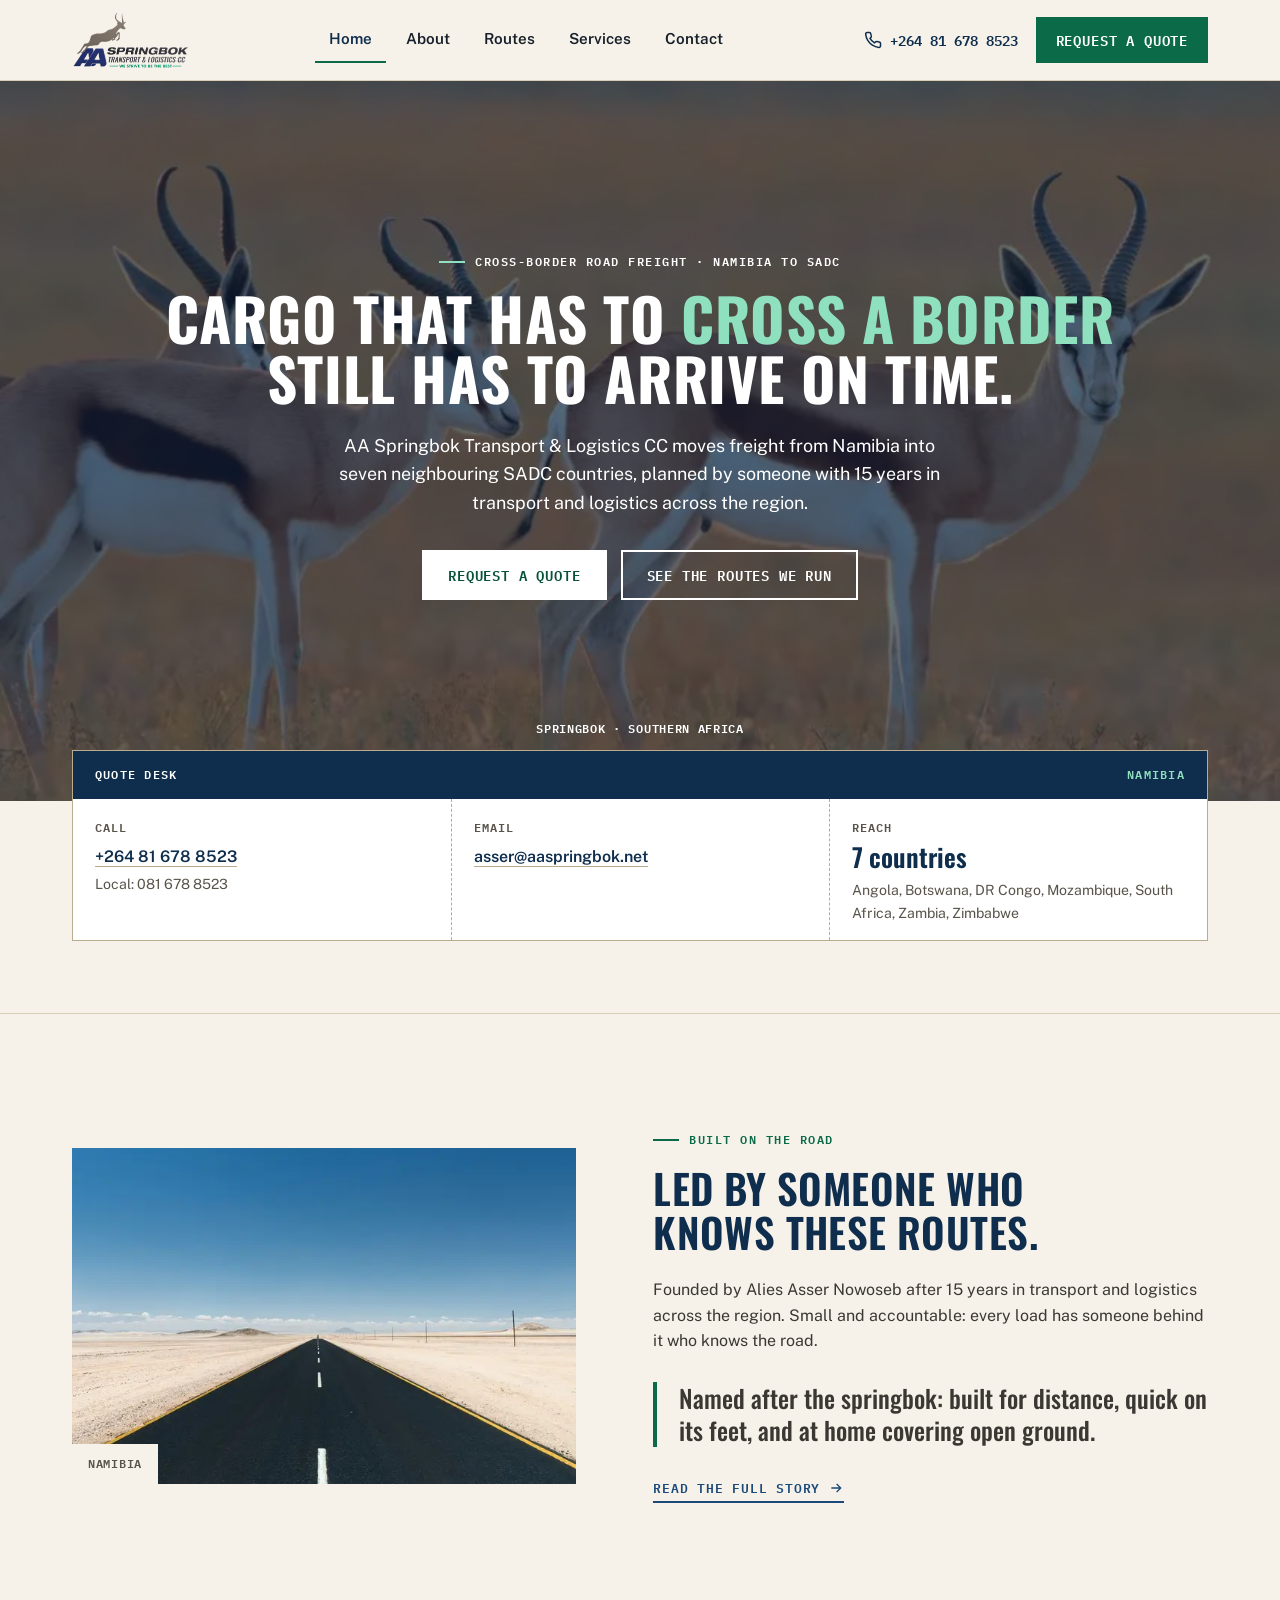
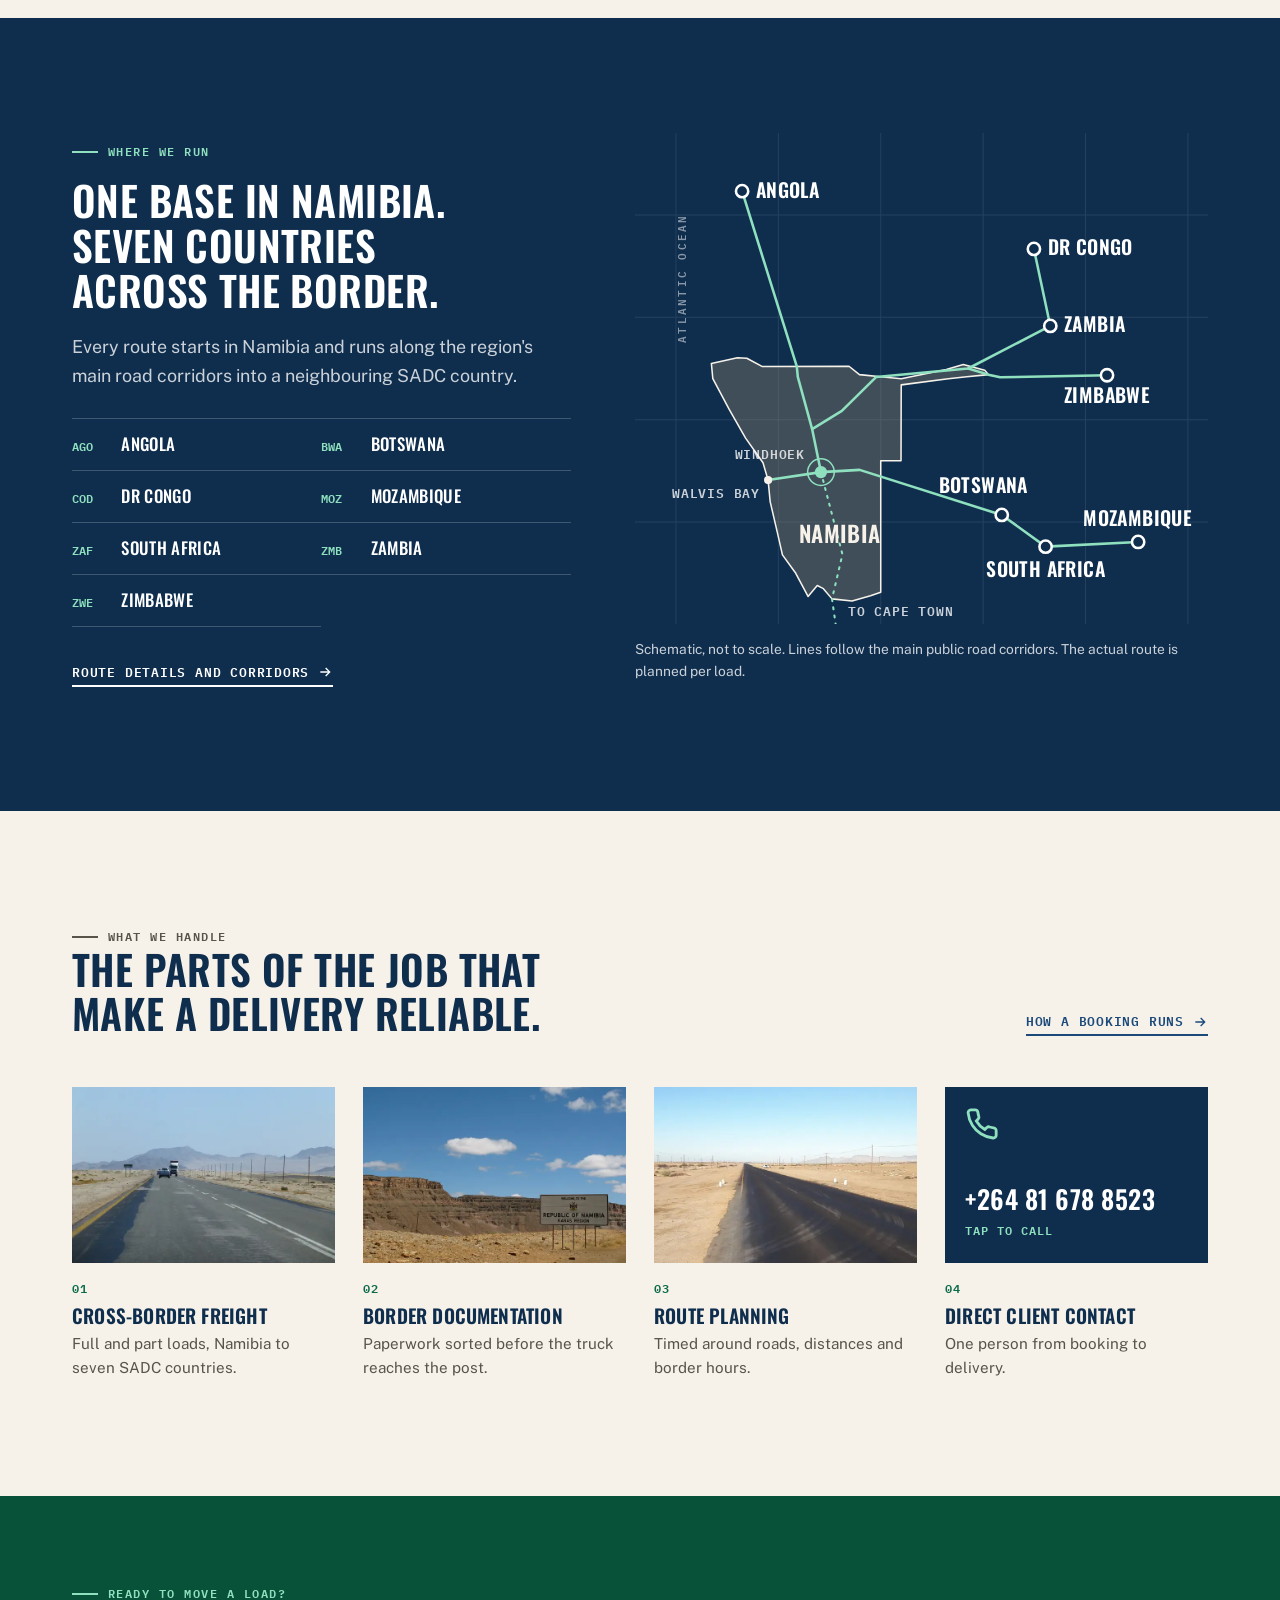
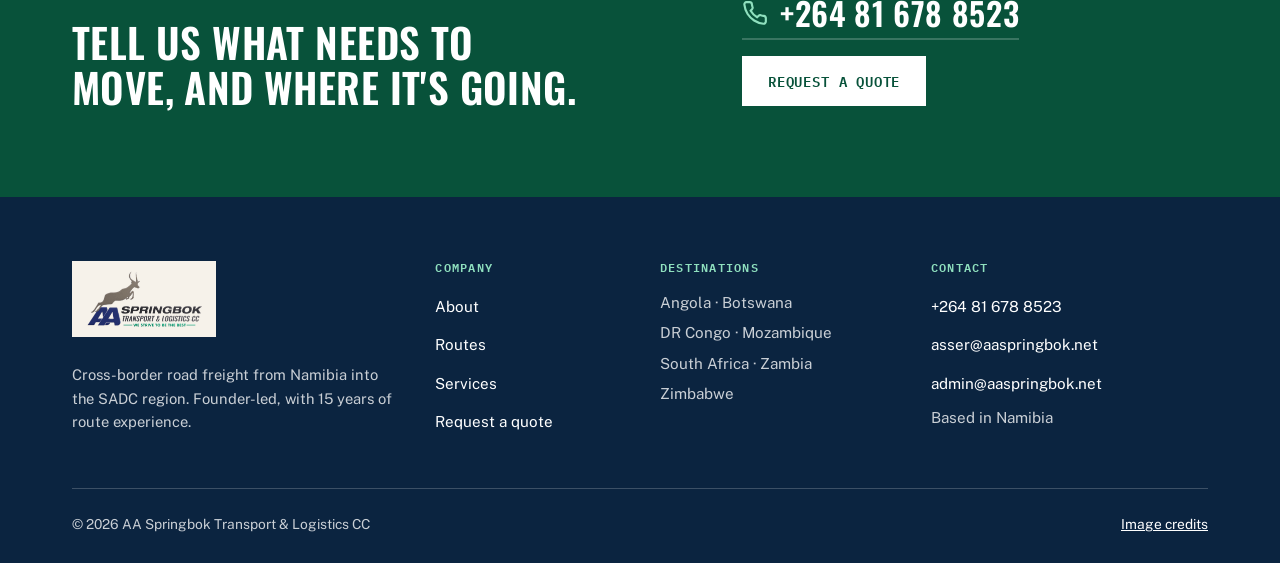
<file: index.html>
<!DOCTYPE html>
<html lang="en">
<head>
<meta charset="UTF-8">
<meta name="viewport" content="width=device-width, initial-scale=1.0">
<title>AA Springbok Transport &amp; Logistics CC | Cross-border freight from Namibia</title>
<meta name="description" content="Cross-border road freight from Namibia into seven SADC countries. Founder-led, with 15 years of transport and logistics experience on these routes.">
<meta name="theme-color" content="#0F2E4E">
<link rel="icon" href="favicon.svg" type="image/svg+xml">
<link rel="preload" href="fonts/oswald.woff2" as="font" type="font/woff2" crossorigin>
<link rel="preload" href="fonts/public-sans.woff2" as="font" type="font/woff2" crossorigin>
<link rel="stylesheet" href="styles.css">
<script>document.documentElement.classList.add('js');</script>
</head>
<body>
<a class="skip-link" href="#main">Skip to content</a>

<header class="site-header">
  <div class="nav">
    <a href="/" class="brand" aria-label="AA Springbok Transport &amp; Logistics CC, home">
      <img src="images/logo-112.png" width="231" height="112" alt="AA Springbok Transport &amp; Logistics CC">
    </a>
    <nav aria-label="Main">
      <ul class="nav-links">
        <li><a href="/" aria-current="page">Home</a></li>
        <li><a href="/about">About</a></li>
        <li><a href="/routes">Routes</a></li>
        <li><a href="/services">Services</a></li>
        <li><a href="/contact">Contact</a></li>
      </ul>
    </nav>
    <div class="nav-actions">
      <a class="nav-phone" href="tel:+264816788523" aria-label="Call +264 81 678 8523">
        <svg viewBox="0 0 24 24" fill="none" stroke="currentColor" stroke-width="2" aria-hidden="true"><path d="M22 16.9v3a2 2 0 01-2.2 2 19.8 19.8 0 01-8.6-3 19.5 19.5 0 01-6-6 19.8 19.8 0 01-3-8.7A2 2 0 014.1 2h3a2 2 0 012 1.7c.1.9.3 1.8.6 2.7a2 2 0 01-.4 2.1L8 9.9a16 16 0 006 6l1.4-1.4a2 2 0 012.1-.4c.9.3 1.8.5 2.7.6a2 2 0 011.8 2.2z"/></svg>
        <span>+264 81 678 8523</span>
      </a>
      <a href="/contact" class="btn btn-primary">Request a quote</a>
    </div>
  </div>
</header>

<main id="main">

<section class="hero hero-bg hero-center on-dark" style="--scrim:rgba(11,36,64,0.63)" aria-labelledby="hero-title">
  <picture class="hero-img">
    <source media="(max-width: 700px)" srcset="images/springbok-hero.webp">
    <img src="images/hero-home-1500.webp" width="1500" height="562" alt="" fetchpriority="high" style="object-position:62% center">
  </picture>
  <div class="wrap">
    <div class="hero-copy">
      <p class="eyebrow">Cross-border road freight &middot; Namibia to SADC</p>
      <h1 id="hero-title">Cargo that has to <em>cross a border</em> still has to arrive on time.</h1>
      <p class="lead">AA Springbok Transport &amp; Logistics CC moves freight from Namibia into seven neighbouring SADC countries, planned by someone with 15 years in transport and logistics across the region.</p>
      <div class="actions">
        <a href="/contact" class="btn btn-primary">Request a quote</a>
        <a href="/routes" class="btn btn-secondary">See the routes we run</a>
      </div>
    </div>

  </div>
  <p class="hero-caption">Springbok &middot; Southern Africa</p>
</section>

<section class="desk-strip" aria-label="Quote desk">
  <div class="wrap">
    <div class="waybill horizontal">
      <div class="waybill-head">
        <span class="label">Quote desk</span>
        <span class="label">Namibia</span>
      </div>
      <dl>
        <div class="waybill-row">
          <dt>Call</dt>
          <dd><a href="tel:+264816788523">+264 81 678 8523</a><small>Local: 081 678 8523</small></dd>
        </div>
        <div class="waybill-row">
          <dt>Email</dt>
          <dd><a href="mailto:asser@aaspringbok.net">asser@aaspringbok.net</a></dd>
        </div>
        <div class="waybill-row">
          <dt>Reach</dt>
          <dd><span class="big">7 countries</span><small>Angola, Botswana, DR Congo, Mozambique, South Africa, Zambia, Zimbabwe</small></dd>
        </div>
      </dl>
    </div>
  </div>
</section>

<section class="section rule-top" aria-labelledby="about-title">
  <div class="wrap split">
    <figure class="photo ratio-3-2 reveal">
      <img src="images/namibia-road-800.webp"
           srcset="images/namibia-road-800.webp 800w, images/namibia-road-1600.webp 1600w"
           sizes="(max-width: 899px) 100vw, 560px" width="1600" height="900" loading="lazy"
           alt="A straight tarred road running through flat Namibian desert under a clear sky">
      <figcaption>Namibia</figcaption>
    </figure>
    <div class="prose reveal" style="--d:120ms">
      <p class="eyebrow">Built on the road</p>
      <h2 id="about-title">Led by someone who knows these routes.</h2>
      <p>Founded by Alies Asser Nowoseb after 15 years in transport and logistics across the region. Small and accountable: every load has someone behind it who knows the road.</p>
      <figure class="namesake">
        <blockquote><p>Named after the springbok: built for distance, quick on its feet, and at home covering open ground.</p></blockquote>
      </figure>
      <a href="/about" class="text-link">Read the full story
        <svg width="16" height="16" viewBox="0 0 24 24" fill="none" stroke="currentColor" stroke-width="2" aria-hidden="true"><path d="M5 12h14M13 6l6 6-6 6"/></svg>
      </a>
    </div>
  </div>
</section>

<section class="section band-navy on-dark routes-band" aria-labelledby="routes-title">
  <div class="wrap">
    <div class="reveal">
      <p class="eyebrow">Where we run</p>
      <h2 id="routes-title">One base in Namibia. Seven countries across the border.</h2>
      <p class="lead">Every route starts in Namibia and runs along the region's main road corridors into a neighbouring SADC country.</p>
      <ul class="dest-list">
        <li><span class="code">AGO</span><span class="country">Angola</span></li>
        <li><span class="code">BWA</span><span class="country">Botswana</span></li>
        <li><span class="code">COD</span><span class="country">DR Congo</span></li>
        <li><span class="code">MOZ</span><span class="country">Mozambique</span></li>
        <li><span class="code">ZAF</span><span class="country">South Africa</span></li>
        <li><span class="code">ZMB</span><span class="country">Zambia</span></li>
        <li><span class="code">ZWE</span><span class="country">Zimbabwe</span></li>
      </ul>
      <a href="/routes" class="text-link">Route details and corridors
        <svg width="16" height="16" viewBox="0 0 24 24" fill="none" stroke="currentColor" stroke-width="2" aria-hidden="true"><path d="M5 12h14M13 6l6 6-6 6"/></svg>
      </a>
    </div>
    <div>
      <svg class="route-map" viewBox="-40 0 560 480" role="img" aria-labelledby="map-title map-desc">
        <title id="map-title">Route map</title>
        <desc id="map-desc">Schematic map of Southern Africa. Road corridors run from Windhoek, Namibia, north to Angola, north-east through Zambia to DR Congo, east to Zimbabwe, and south-east through Botswana to South Africa and Mozambique.</desc>
        <g class="graticule"><path d="M0 0V480M100 0V480M200 0V480M300 0V480M400 0V480M500 0V480M-40 80H520M-40 180H520M-40 280H520M-40 380H520"/></g>
        <text class="ocean" transform="translate(10 205) rotate(-90)">Atlantic Ocean</text>
        <path class="namibia" d="M34.6 225 L60 219.4 L69.2 220 L84 228 L169 227.8 L179.2 236 L200 238 L220 240 L264 231 L280.6 226 L301.6 231.6 L305.2 236 L284 238 L266 240 L220 246 L219.8 320 L200 320 L200 375 L200 448.6 L190 452 L172 457 L152.4 455 L144 445 L138 442 L129 452.6 L117 430 L104 412 L99 390 L92 360 L90 339 L85 322 L68 298 L52 270 L36 240 Z"/>
        <g class="corridor">
          <path pathLength="1" d="M90 339 L141.6 331.2"/>
          <path pathLength="1" d="M141.6 331.2 L179.4 329 L318.2 373 L361 404 L451.4 399.4"/>
          <path pathLength="1" d="M141.6 331.2 L133 289.2 L119 238.2 L118 228 L64.6 56.8"/>
          <path pathLength="1" d="M133 289.2 L162 271.4 L195.4 238.4 L285.4 230 L365.6 188.4 L349.6 113.2"/>
          <path pathLength="1" d="M285.4 230 L305.2 236 L316.6 238.6 L421 236.6"/>
        </g>
        <path class="corridor minor" d="M141.6 331.2 L162.6 411.6 L152.4 455 L156 480"/>
        <circle class="port" cx="90" cy="339" r="4"/>
        <text class="minor-name" x="82" y="356" text-anchor="end">Walvis Bay</text>
        <text class="minor-name" x="168" y="472">To Cape Town</text>
        <circle class="hub-pulse" cx="141.6" cy="331.2" r="10"/>
        <circle class="hub-ring" cx="141.6" cy="331.2" r="13"/>
        <circle class="hub" cx="141.6" cy="331.2" r="6"/>
        <text class="minor-name" x="126" y="318" text-anchor="end">Windhoek</text>
        <text class="name home" x="160" y="400" text-anchor="middle">Namibia</text>
        <circle class="node" cx="64.6" cy="56.8" r="6"/><text class="name" x="78" y="63">Angola</text>
        <circle class="node" cx="349.6" cy="113.2" r="6"/><text class="name" x="363" y="119">DR Congo</text>
        <circle class="node" cx="365.6" cy="188.4" r="6"/><text class="name" x="379" y="194">Zambia</text>
        <circle class="node" cx="421" cy="236.6" r="6"/><text class="name" x="421" y="264" text-anchor="middle">Zimbabwe</text>
        <circle class="node" cx="318.2" cy="373" r="6"/><text class="name" x="300" y="352" text-anchor="middle">Botswana</text>
        <circle class="node" cx="361" cy="404" r="6"/><text class="name" x="361" y="434" text-anchor="middle">South Africa</text>
        <circle class="node" cx="451.4" cy="399.4" r="6"/><text class="name" x="451" y="384" text-anchor="middle">Mozambique</text>
      </svg>
      <p class="map-note">Schematic, not to scale. Lines follow the main public road corridors. The actual route is planned per load.</p>
    </div>
  </div>
</section>

<section class="section" aria-labelledby="services-title">
  <div class="wrap">
    <div class="section-head reveal">
      <div>
        <p class="eyebrow">What we handle</p>
        <h2 id="services-title">The parts of the job that make a delivery reliable.</h2>
      </div>
      <a href="/services" class="text-link">How a booking runs
        <svg width="16" height="16" viewBox="0 0 24 24" fill="none" stroke="currentColor" stroke-width="2" aria-hidden="true"><path d="M5 12h14M13 6l6 6-6 6"/></svg>
      </a>
    </div>
    <ul class="media-cards">
      <li class="media-card reveal" style="--d:0ms">
        <figure><img src="images/truck-b2-640.webp" srcset="images/truck-b2-640.webp 640w, images/truck-b2-1200.webp 1200w" sizes="(max-width: 600px) 100vw, (max-width: 1080px) 50vw, 280px" width="640" height="427" loading="lazy" alt="A truck heading towards the mountains on the B2 highway in Namibia"></figure>
        <span class="num">01</span><h3>Cross-border freight</h3><p>Full and part loads, Namibia to seven SADC countries.</p>
      </li>
      <li class="media-card reveal" style="--d:100ms">
        <figure><img src="images/border-sign-640.webp" srcset="images/border-sign-640.webp 640w, images/border-sign-1200.webp 1200w" sizes="(max-width: 600px) 100vw, (max-width: 1080px) 50vw, 280px" width="640" height="427" loading="lazy" alt="Republic of Namibia welcome sign at the South African border, Karas Region"></figure>
        <span class="num">02</span><h3>Border documentation</h3><p>Paperwork sorted before the truck reaches the post.</p>
      </li>
      <li class="media-card reveal" style="--d:200ms">
        <figure><img src="images/trans-kalahari-640.webp" srcset="images/trans-kalahari-640.webp 640w, images/trans-kalahari-1200.webp 1200w" sizes="(max-width: 600px) 100vw, (max-width: 1080px) 50vw, 280px" width="640" height="427" loading="lazy" alt="The Trans-Kalahari Highway running straight through flat desert"></figure>
        <span class="num">03</span><h3>Route planning</h3><p>Timed around roads, distances and border hours.</p>
      </li>
      <li class="media-card reveal" style="--d:300ms">
        <a class="call-tile" href="tel:+264816788523"><svg viewBox="0 0 24 24" fill="none" stroke="currentColor" stroke-width="2" aria-hidden="true"><path d="M22 16.9v3a2 2 0 01-2.2 2 19.8 19.8 0 01-8.6-3 19.5 19.5 0 01-6-6 19.8 19.8 0 01-3-8.7A2 2 0 014.1 2h3a2 2 0 012 1.7c.1.9.3 1.8.6 2.7a2 2 0 01-.4 2.1L8 9.9a16 16 0 006 6l1.4-1.4a2 2 0 012.1-.4c.9.3 1.8.5 2.7.6a2 2 0 011.8 2.2z"/></svg><span><span class="call-number">+264 81 678 8523</span><br><span class="call-hint">Tap to call</span></span></a>
        <span class="num">04</span><h3>Direct client contact</h3><p>One person from booking to delivery.</p>
      </li>
    </ul>
  </div>
</section>

<section class="cta-band on-dark" aria-labelledby="cta-title">
  <div class="wrap reveal">
    <div>
      <p class="eyebrow">Ready to move a load?</p>
      <h2 id="cta-title">Tell us what needs to move, and where it's going.</h2>
    </div>
    <div class="cta-contact">
      <a class="cta-phone" href="tel:+264816788523">
        <svg viewBox="0 0 24 24" fill="none" stroke="currentColor" stroke-width="2" aria-hidden="true"><path d="M22 16.9v3a2 2 0 01-2.2 2 19.8 19.8 0 01-8.6-3 19.5 19.5 0 01-6-6 19.8 19.8 0 01-3-8.7A2 2 0 014.1 2h3a2 2 0 012 1.7c.1.9.3 1.8.6 2.7a2 2 0 01-.4 2.1L8 9.9a16 16 0 006 6l1.4-1.4a2 2 0 012.1-.4c.9.3 1.8.5 2.7.6a2 2 0 011.8 2.2z"/></svg>
        +264 81 678 8523
      </a>
      <a href="/contact" class="btn btn-primary">Request a quote</a>
    </div>
  </div>
</section>

</main>

<footer class="site-footer on-dark">
  <div class="wrap">
    <div class="footer-top">
      <div>
        <a href="/" class="footer-logo"><img src="images/logo-112.png" width="231" height="112" alt="AA Springbok Transport &amp; Logistics CC, home"></a>
        <p>Cross-border road freight from Namibia into the SADC region. Founder-led, with 15 years of route experience.</p>
      </div>
      <nav aria-labelledby="foot-company">
        <h2 id="foot-company">Company</h2>
        <ul>
          <li><a href="/about">About</a></li>
          <li><a href="/routes">Routes</a></li>
          <li><a href="/services">Services</a></li>
          <li><a href="/contact">Request a quote</a></li>
        </ul>
      </nav>
      <div>
        <h2>Destinations</h2>
        <ul>
          <li>Angola &middot; Botswana</li>
          <li>DR Congo &middot; Mozambique</li>
          <li>South Africa &middot; Zambia</li>
          <li>Zimbabwe</li>
        </ul>
      </div>
      <div>
        <h2>Contact</h2>
        <ul>
          <li><a href="tel:+264816788523">+264 81 678 8523</a></li>
          <li><a href="mailto:asser@aaspringbok.net">asser@aaspringbok.net</a></li>
          <li><a href="mailto:admin@aaspringbok.net">admin@aaspringbok.net</a></li>
          <li>Based in Namibia</li>
        </ul>
      </div>
    </div>
    <div class="foot-bottom">
      <span>&copy; 2026 AA Springbok Transport &amp; Logistics CC</span>
      <a href="/credits">Image credits</a>
    </div>
  </div>
</footer>
<script src="site.js" defer></script>

</body>
</html>
</file>
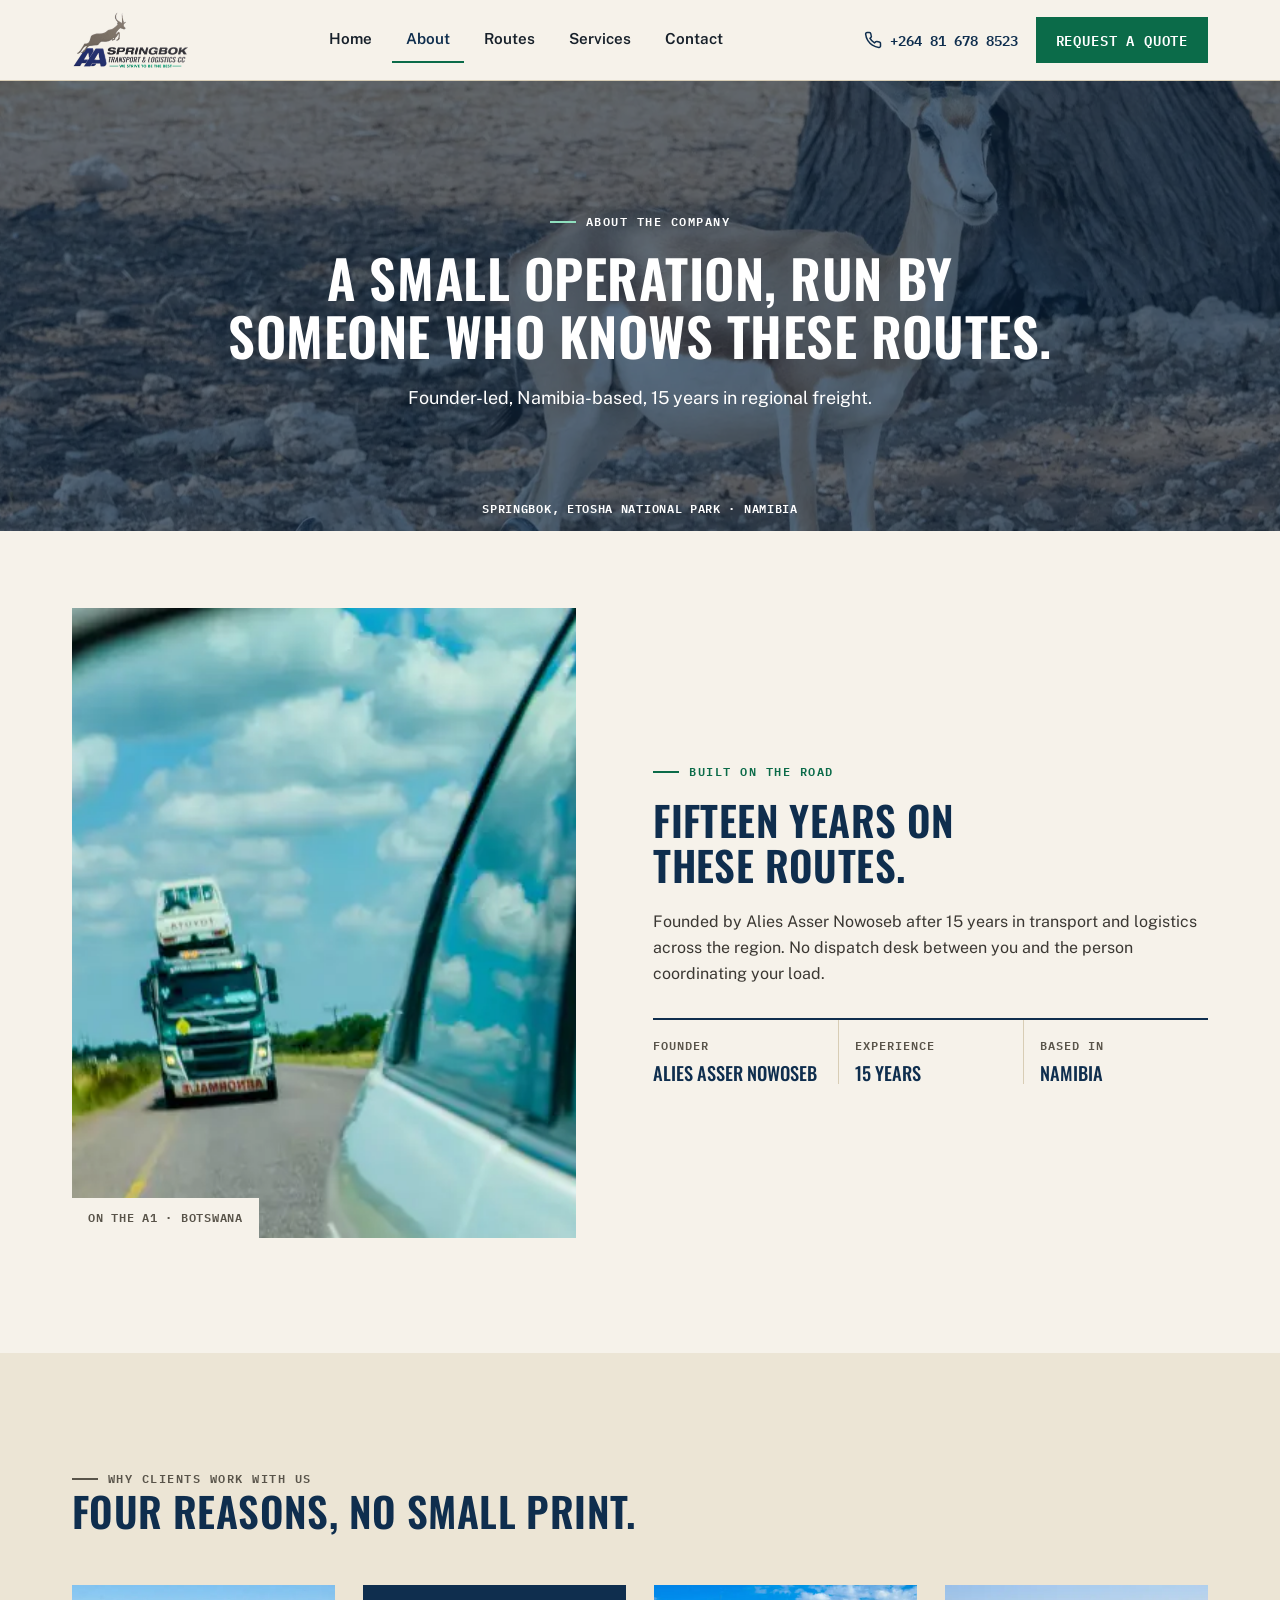
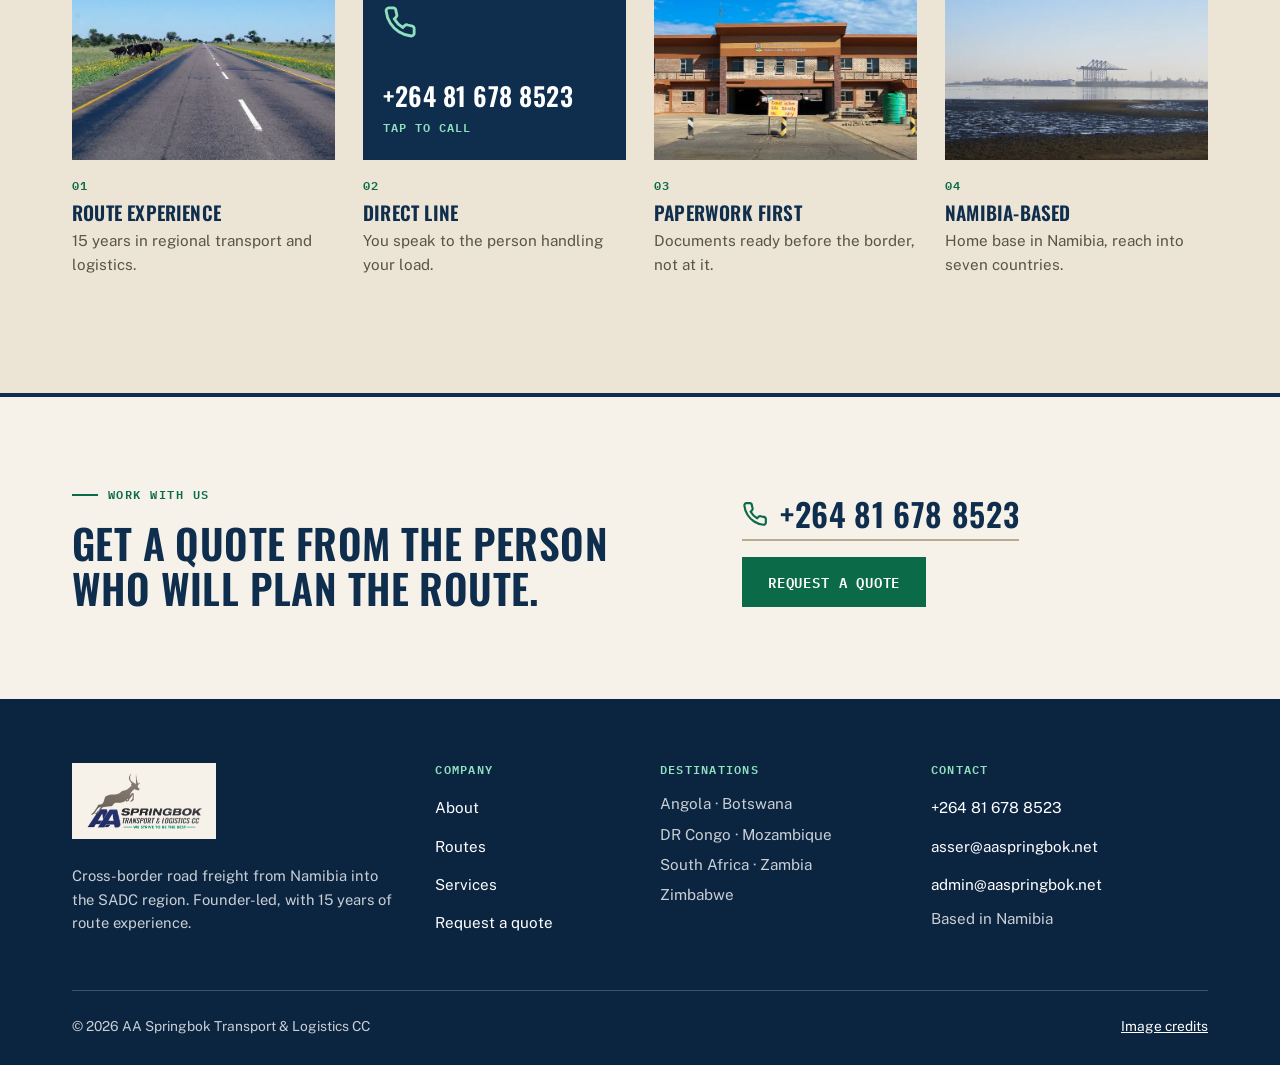
<file: about.html>
<!DOCTYPE html>
<html lang="en">
<head>
<meta charset="UTF-8">
<meta name="viewport" content="width=device-width, initial-scale=1.0">
<title>About | AA Springbok Transport &amp; Logistics CC</title>
<meta name="description" content="Founder-led cross-border transport company based in Namibia, built on 15 years of route experience across the SADC region.">
<meta name="theme-color" content="#0F2E4E">
<link rel="icon" href="favicon.svg" type="image/svg+xml">
<link rel="preload" href="fonts/oswald.woff2" as="font" type="font/woff2" crossorigin>
<link rel="preload" href="fonts/public-sans.woff2" as="font" type="font/woff2" crossorigin>
<link rel="stylesheet" href="styles.css">
<script>document.documentElement.classList.add('js');</script>
</head>
<body>
<a class="skip-link" href="#main">Skip to content</a>

<header class="site-header">
  <div class="nav">
    <a href="/" class="brand" aria-label="AA Springbok Transport &amp; Logistics CC, home">
      <img src="images/logo-112.png" width="231" height="112" alt="AA Springbok Transport &amp; Logistics CC">
    </a>
    <nav aria-label="Main">
      <ul class="nav-links">
        <li><a href="/">Home</a></li>
        <li><a href="/about" aria-current="page">About</a></li>
        <li><a href="/routes">Routes</a></li>
        <li><a href="/services">Services</a></li>
        <li><a href="/contact">Contact</a></li>
      </ul>
    </nav>
    <div class="nav-actions">
      <a class="nav-phone" href="tel:+264816788523" aria-label="Call +264 81 678 8523">
        <svg viewBox="0 0 24 24" fill="none" stroke="currentColor" stroke-width="2" aria-hidden="true"><path d="M22 16.9v3a2 2 0 01-2.2 2 19.8 19.8 0 01-8.6-3 19.5 19.5 0 01-6-6 19.8 19.8 0 01-3-8.7A2 2 0 014.1 2h3a2 2 0 012 1.7c.1.9.3 1.8.6 2.7a2 2 0 01-.4 2.1L8 9.9a16 16 0 006 6l1.4-1.4a2 2 0 012.1-.4c.9.3 1.8.5 2.7.6a2 2 0 011.8 2.2z"/></svg>
        <span>+264 81 678 8523</span>
      </a>
      <a href="/contact" class="btn btn-primary">Request a quote</a>
    </div>
  </div>
</header>

<main id="main">

<section class="page-intro text-only hero-bg hero-center on-dark" style="--scrim:rgba(11,36,64,0.64)" aria-labelledby="page-title">
  <picture class="hero-img">
    <img src="images/hero-about-1920.webp" srcset="images/hero-about-960.webp 960w, images/hero-about-1920.webp 1920w" sizes="100vw" width="1920" height="1080" alt="" fetchpriority="high" style="object-position:center 45%">
  </picture>
  <div class="wrap">
    <div>
      <p class="eyebrow">About the company</p>
      <h1 id="page-title">A small operation, run by someone who knows these routes.</h1>
      <p class="lead">Founder-led, Namibia-based, 15 years in regional freight.</p>
    </div>
  </div>
  <p class="hero-caption">Springbok, Etosha National Park &middot; Namibia</p>
</section>

<section class="section" aria-labelledby="founder-title">
  <div class="wrap split">
    <figure class="photo ratio-4-5 reveal">
      <img src="images/truck-mirror-640.webp" srcset="images/truck-mirror-640.webp 640w, images/truck-mirror-1200.webp 1200w" sizes="(max-width: 899px) 100vw, 520px" width="1200" height="800" loading="lazy" alt="A heavy truck seen in a car side mirror on a highway in Botswana" style="object-position:18% center">
      <figcaption>On the A1 &middot; Botswana</figcaption>
    </figure>
    <div class="prose reveal" style="--d:120ms">
      <p class="eyebrow">Built on the road</p>
      <h2 id="founder-title">Fifteen years on these routes.</h2>
      <p>Founded by Alies Asser Nowoseb after 15 years in transport and logistics across the region. No dispatch desk between you and the person coordinating your load.</p>
      <dl class="facts">
        <div><dt>Founder</dt><dd>Alies Asser Nowoseb</dd></div>
        <div><dt>Experience</dt><dd>15 years</dd></div>
        <div><dt>Based in</dt><dd>Namibia</dd></div>
      </dl>
    </div>
  </div>
</section>

<section class="section band-sand2" aria-labelledby="why-title">
  <div class="wrap">
    <div class="section-head reveal">
      <div>
        <p class="eyebrow">Why clients work with us</p>
        <h2 id="why-title">Four reasons, no small print.</h2>
      </div>
    </div>
    <ul class="media-cards">
      <li class="media-card reveal">
        <figure><img src="images/tkh-ostrich-640.webp" srcset="images/tkh-ostrich-640.webp 640w, images/tkh-ostrich-1200.webp 1200w" sizes="(max-width: 600px) 100vw, (max-width: 1080px) 50vw, 280px" width="1200" height="800" loading="lazy" alt="Ostriches beside the Trans-Kalahari Highway"></figure>
        <span class="num">01</span><h3>Route experience</h3><p>15 years in regional transport and logistics.</p>
      </li>
      <li class="media-card reveal" style="--d:100ms">
        <a class="call-tile" href="tel:+264816788523"><svg viewBox="0 0 24 24" fill="none" stroke="currentColor" stroke-width="2" aria-hidden="true"><path d="M22 16.9v3a2 2 0 01-2.2 2 19.8 19.8 0 01-8.6-3 19.5 19.5 0 01-6-6 19.8 19.8 0 01-3-8.7A2 2 0 014.1 2h3a2 2 0 012 1.7c.1.9.3 1.8.6 2.7a2 2 0 01-.4 2.1L8 9.9a16 16 0 006 6l1.4-1.4a2 2 0 012.1-.4c.9.3 1.8.5 2.7.6a2 2 0 011.8 2.2z"/></svg><span><span class="call-number">+264 81 678 8523</span><br><span class="call-hint">Tap to call</span></span></a>
        <span class="num">02</span><h3>Direct line</h3><p>You speak to the person handling your load.</p>
      </li>
      <li class="media-card reveal" style="--d:200ms">
        <figure><img src="images/noordoewer-post-640.webp" srcset="images/noordoewer-post-640.webp 640w, images/noordoewer-post-1200.webp 1200w" sizes="(max-width: 600px) 100vw, (max-width: 1080px) 50vw, 280px" width="1200" height="800" loading="lazy" alt="Noordoewer border post building on the Namibia and South Africa border"></figure>
        <span class="num">03</span><h3>Paperwork first</h3><p>Documents ready before the border, not at it.</p>
      </li>
      <li class="media-card reveal" style="--d:300ms">
        <figure><img src="images/walvis-cranes-640.webp" srcset="images/walvis-cranes-640.webp 640w, images/walvis-cranes-1200.webp 1200w" sizes="(max-width: 600px) 100vw, (max-width: 1080px) 50vw, 280px" width="1200" height="800" loading="lazy" alt="Container cranes at the Port of Walvis Bay seen across the lagoon"></figure>
        <span class="num">04</span><h3>Namibia-based</h3><p>Home base in Namibia, reach into seven countries.</p>
      </li>
    </ul>
  </div>
</section>

<section class="cta-band cta-light" aria-labelledby="cta-title">
  <div class="wrap reveal">
    <div>
      <p class="eyebrow">Work with us</p>
      <h2 id="cta-title">Get a quote from the person who will plan the route.</h2>
    </div>
    <div class="cta-contact">
      <a class="cta-phone" href="tel:+264816788523">
        <svg viewBox="0 0 24 24" fill="none" stroke="currentColor" stroke-width="2" aria-hidden="true"><path d="M22 16.9v3a2 2 0 01-2.2 2 19.8 19.8 0 01-8.6-3 19.5 19.5 0 01-6-6 19.8 19.8 0 01-3-8.7A2 2 0 014.1 2h3a2 2 0 012 1.7c.1.9.3 1.8.6 2.7a2 2 0 01-.4 2.1L8 9.9a16 16 0 006 6l1.4-1.4a2 2 0 012.1-.4c.9.3 1.8.5 2.7.6a2 2 0 011.8 2.2z"/></svg>
        +264 81 678 8523
      </a>
      <a href="/contact" class="btn btn-primary">Request a quote</a>
    </div>
  </div>
</section>

</main>

<footer class="site-footer on-dark">
  <div class="wrap">
    <div class="footer-top">
      <div>
        <a href="/" class="footer-logo"><img src="images/logo-112.png" width="231" height="112" alt="AA Springbok Transport &amp; Logistics CC, home"></a>
        <p>Cross-border road freight from Namibia into the SADC region. Founder-led, with 15 years of route experience.</p>
      </div>
      <nav aria-labelledby="foot-company">
        <h2 id="foot-company">Company</h2>
        <ul>
          <li><a href="/about">About</a></li>
          <li><a href="/routes">Routes</a></li>
          <li><a href="/services">Services</a></li>
          <li><a href="/contact">Request a quote</a></li>
        </ul>
      </nav>
      <div>
        <h2>Destinations</h2>
        <ul>
          <li>Angola &middot; Botswana</li>
          <li>DR Congo &middot; Mozambique</li>
          <li>South Africa &middot; Zambia</li>
          <li>Zimbabwe</li>
        </ul>
      </div>
      <div>
        <h2>Contact</h2>
        <ul>
          <li><a href="tel:+264816788523">+264 81 678 8523</a></li>
          <li><a href="mailto:asser@aaspringbok.net">asser@aaspringbok.net</a></li>
          <li><a href="mailto:admin@aaspringbok.net">admin@aaspringbok.net</a></li>
          <li>Based in Namibia</li>
        </ul>
      </div>
    </div>
    <div class="foot-bottom">
      <span>&copy; 2026 AA Springbok Transport &amp; Logistics CC</span>
      <a href="/credits">Image credits</a>
    </div>
  </div>
</footer>
<script src="site.js" defer></script>

</body>
</html>
</file>
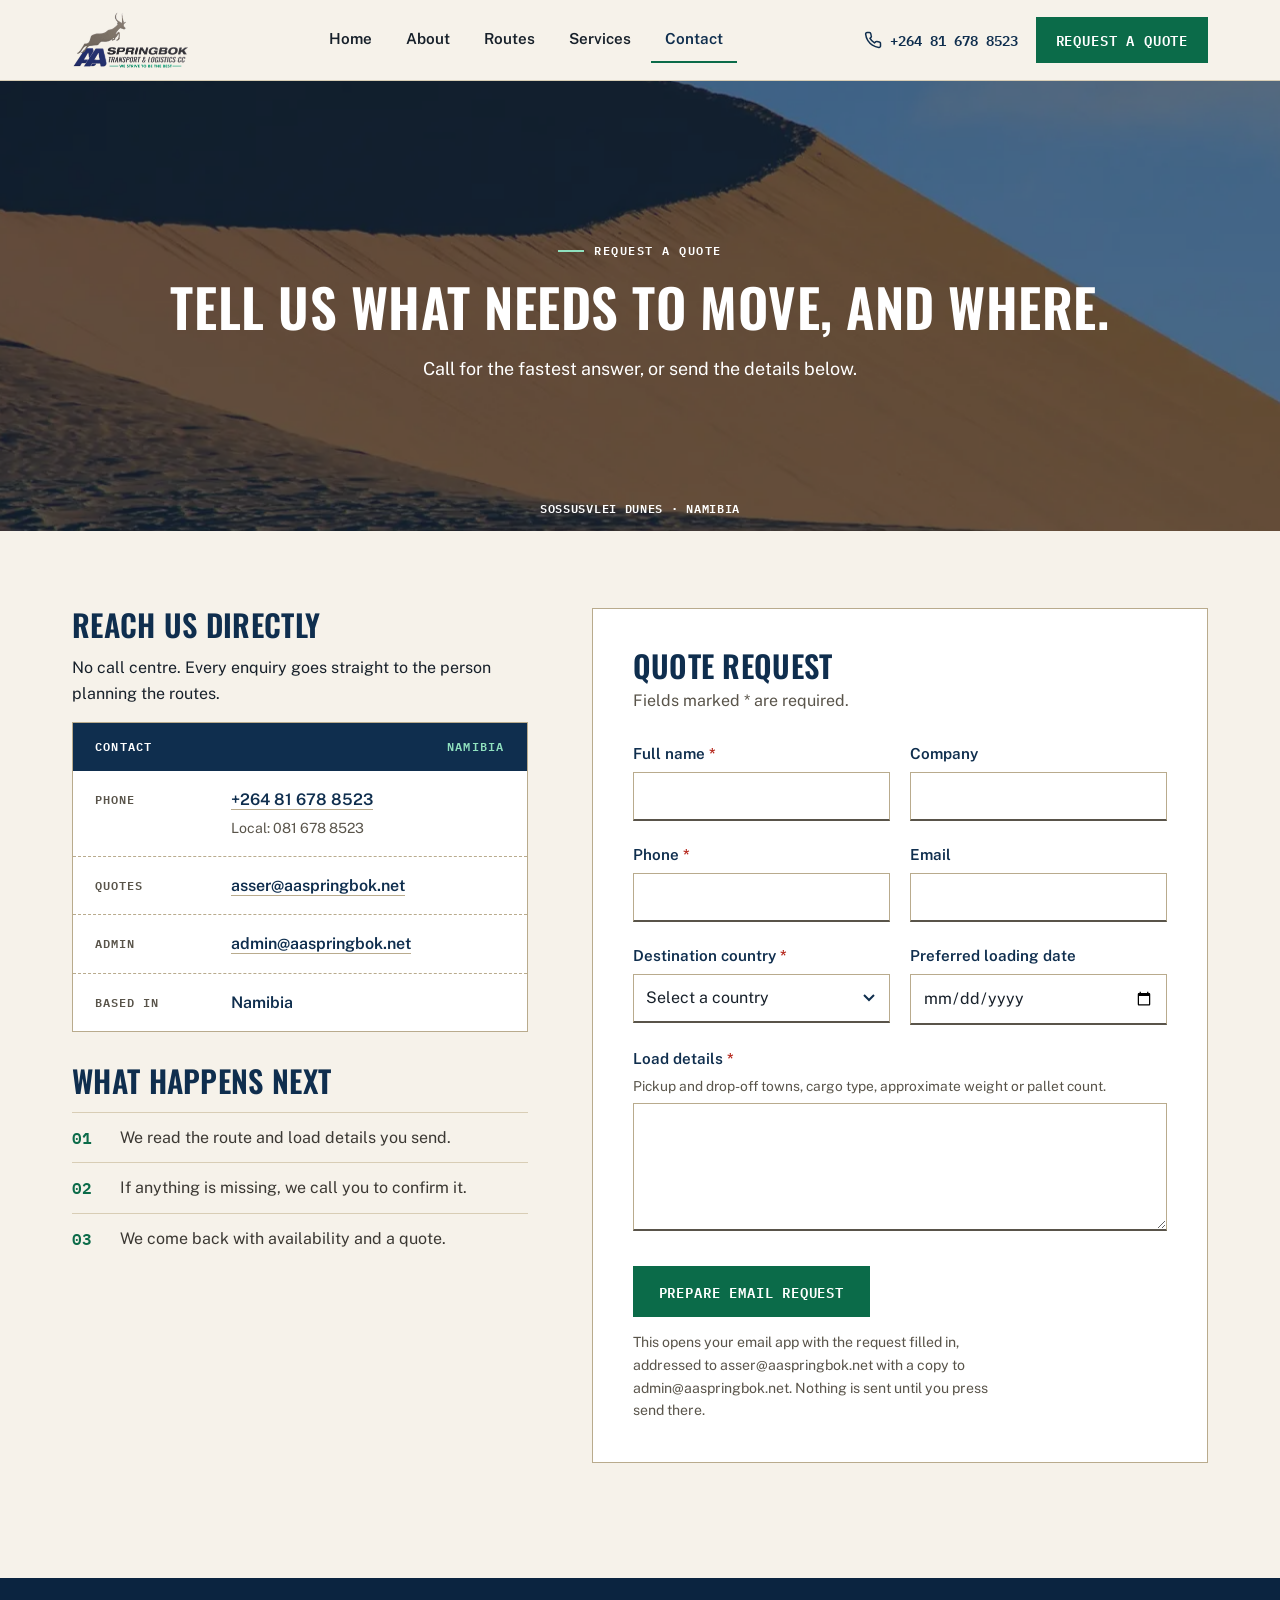
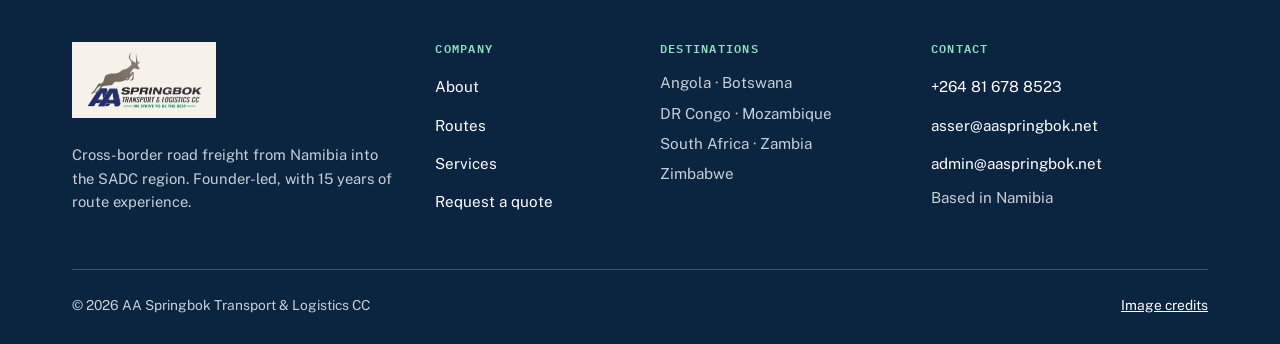
<file: contact.html>
<!DOCTYPE html>
<html lang="en">
<head>
<meta charset="UTF-8">
<meta name="viewport" content="width=device-width, initial-scale=1.0">
<title>Request a quote | AA Springbok Transport &amp; Logistics CC</title>
<meta name="description" content="Request a freight quote from AA Springbok Transport &amp; Logistics CC. Call +264 81 678 8523 or send the route and load details.">
<meta name="theme-color" content="#0F2E4E">
<link rel="icon" href="favicon.svg" type="image/svg+xml">
<link rel="preload" href="fonts/oswald.woff2" as="font" type="font/woff2" crossorigin>
<link rel="preload" href="fonts/public-sans.woff2" as="font" type="font/woff2" crossorigin>
<link rel="stylesheet" href="styles.css">
<script>document.documentElement.classList.add('js');</script>
</head>
<body>
<a class="skip-link" href="#main">Skip to content</a>

<header class="site-header">
  <div class="nav">
    <a href="/" class="brand" aria-label="AA Springbok Transport &amp; Logistics CC, home">
      <img src="images/logo-112.png" width="231" height="112" alt="AA Springbok Transport &amp; Logistics CC">
    </a>
    <nav aria-label="Main">
      <ul class="nav-links">
        <li><a href="/">Home</a></li>
        <li><a href="/about">About</a></li>
        <li><a href="/routes">Routes</a></li>
        <li><a href="/services">Services</a></li>
        <li><a href="/contact" aria-current="page">Contact</a></li>
      </ul>
    </nav>
    <div class="nav-actions">
      <a class="nav-phone" href="tel:+264816788523" aria-label="Call +264 81 678 8523">
        <svg viewBox="0 0 24 24" fill="none" stroke="currentColor" stroke-width="2" aria-hidden="true"><path d="M22 16.9v3a2 2 0 01-2.2 2 19.8 19.8 0 01-8.6-3 19.5 19.5 0 01-6-6 19.8 19.8 0 01-3-8.7A2 2 0 014.1 2h3a2 2 0 012 1.7c.1.9.3 1.8.6 2.7a2 2 0 01-.4 2.1L8 9.9a16 16 0 006 6l1.4-1.4a2 2 0 012.1-.4c.9.3 1.8.5 2.7.6a2 2 0 011.8 2.2z"/></svg>
        <span>+264 81 678 8523</span>
      </a>
      <a href="/contact" class="btn btn-primary">Request a quote</a>
    </div>
  </div>
</header>

<main id="main">

<section class="page-intro text-only hero-bg hero-center on-dark" style="--scrim:rgba(11,36,64,0.6)" aria-labelledby="page-title">
  <picture class="hero-img">
    <img src="images/hero-contact-1380.webp" srcset="images/hero-contact-960.webp 960w, images/hero-contact-1380.webp 1380w" sizes="100vw" width="1380" height="1333" alt="" fetchpriority="high" style="object-position:center 40%">
  </picture>
  <div class="wrap">
    <div>
      <p class="eyebrow">Request a quote</p>
      <h1 id="page-title">Tell us what needs to move, and where.</h1>
      <p class="lead">Call for the fastest answer, or send the details below.</p>
    </div>
  </div>
  <p class="hero-caption">Sossusvlei dunes &middot; Namibia</p>
</section>

<section class="section" aria-label="Contact details and quote form">
  <div class="wrap contact-grid">
    <div class="reveal">
      <h2>Reach us directly</h2>
      <p class="form-intro">No call centre. Every enquiry goes straight to the person planning the routes.</p>
      <div class="waybill">
        <div class="waybill-head"><span class="label">Contact</span><span class="label">Namibia</span></div>
        <dl>
          <div class="waybill-row"><dt>Phone</dt><dd><a href="tel:+264816788523">+264 81 678 8523</a><small>Local: 081 678 8523</small></dd></div>
          <div class="waybill-row"><dt>Quotes</dt><dd><a href="mailto:asser@aaspringbok.net">asser@aaspringbok.net</a></dd></div>
          <div class="waybill-row"><dt>Admin</dt><dd><a href="mailto:admin@aaspringbok.net">admin@aaspringbok.net</a></dd></div>
          <div class="waybill-row"><dt>Based in</dt><dd>Namibia</dd></div>
        </dl>
      </div>
      <h2>What happens next</h2>
      <ol class="next-steps">
        <li>We read the route and load details you send.</li>
        <li>If anything is missing, we call you to confirm it.</li>
        <li>We come back with availability and a quote.</li>
      </ol>
    </div>

    <div class="form-panel reveal" style="--d:120ms">
      <h2 id="form-title">Quote request</h2>
      <p class="form-intro">Fields marked <span class="req" aria-hidden="true">*</span><span class="visually-hidden">with an asterisk</span> are required.</p>
      <form id="quote-form" action="mailto:asser@aaspringbok.net" method="post" enctype="text/plain" aria-labelledby="form-title">
        <div class="form-grid">
          <div class="field">
            <label for="f-name">Full name <span class="req" aria-hidden="true">*</span></label>
            <input id="f-name" name="name" type="text" autocomplete="name" required aria-describedby="f-name-err">
            <p class="error" id="f-name-err"><svg viewBox="0 0 24 24" fill="none" stroke="currentColor" stroke-width="2" aria-hidden="true"><circle cx="12" cy="12" r="9"/><path d="M12 7v6M12 16.5v.5"/></svg><span>Enter your name.</span></p>
          </div>
          <div class="field">
            <label for="f-company">Company</label>
            <input id="f-company" name="company" type="text" autocomplete="organization">
          </div>
          <div class="field">
            <label for="f-phone">Phone <span class="req" aria-hidden="true">*</span></label>
            <input id="f-phone" name="phone" type="tel" autocomplete="tel" inputmode="tel" required aria-describedby="f-phone-err">
            <p class="error" id="f-phone-err"><svg viewBox="0 0 24 24" fill="none" stroke="currentColor" stroke-width="2" aria-hidden="true"><circle cx="12" cy="12" r="9"/><path d="M12 7v6M12 16.5v.5"/></svg><span>Enter a phone number we can call back.</span></p>
          </div>
          <div class="field">
            <label for="f-email">Email</label>
            <input id="f-email" name="email" type="email" autocomplete="email" aria-describedby="f-email-err">
            <p class="error" id="f-email-err"><svg viewBox="0 0 24 24" fill="none" stroke="currentColor" stroke-width="2" aria-hidden="true"><circle cx="12" cy="12" r="9"/><path d="M12 7v6M12 16.5v.5"/></svg><span>Enter an email address like name@company.com.</span></p>
          </div>
          <div class="field">
            <label for="f-dest">Destination country <span class="req" aria-hidden="true">*</span></label>
            <select id="f-dest" name="destination" required aria-describedby="f-dest-err">
              <option value="">Select a country</option>
              <option>Angola</option>
              <option>Botswana</option>
              <option>DR Congo</option>
              <option>Mozambique</option>
              <option>South Africa</option>
              <option>Zambia</option>
              <option>Zimbabwe</option>
              <option>Other / not listed</option>
            </select>
            <p class="error" id="f-dest-err"><svg viewBox="0 0 24 24" fill="none" stroke="currentColor" stroke-width="2" aria-hidden="true"><circle cx="12" cy="12" r="9"/><path d="M12 7v6M12 16.5v.5"/></svg><span>Choose where the load is going.</span></p>
          </div>
          <div class="field">
            <label for="f-date">Preferred loading date</label>
            <input id="f-date" name="loading_date" type="date">
          </div>
          <div class="field full">
            <label for="f-details">Load details <span class="req" aria-hidden="true">*</span></label>
            <span class="hint" id="f-details-hint">Pickup and drop-off towns, cargo type, approximate weight or pallet count.</span>
            <textarea id="f-details" name="details" required aria-describedby="f-details-hint f-details-err"></textarea>
            <p class="error" id="f-details-err"><svg viewBox="0 0 24 24" fill="none" stroke="currentColor" stroke-width="2" aria-hidden="true"><circle cx="12" cy="12" r="9"/><path d="M12 7v6M12 16.5v.5"/></svg><span>Describe the load and the route.</span></p>
          </div>
        </div>
        <div class="form-foot">
          <button type="submit" class="btn btn-primary">Prepare email request</button>
          <p>This opens your email app with the request filled in, addressed to asser@aaspringbok.net with a copy to admin@aaspringbok.net. Nothing is sent until you press send there.</p>
        </div>
      </form>
      <div class="form-status" id="form-status" role="status" tabindex="-1" hidden>
        <h3>Your email app should now be open</h3>
        <p>Press send in your email app to deliver the request. If no email app opened, copy the request below and email it to <a href="mailto:asser@aaspringbok.net">asser@aaspringbok.net</a>, or call <a href="tel:+264816788523">+264 81 678 8523</a>.</p>
        <pre id="form-summary"></pre>
        <button type="button" class="btn btn-secondary" id="copy-summary">Copy request</button>
        <span id="copy-result" role="status"></span>
      </div>
    </div>
  </div>
</section>

</main>

<footer class="site-footer on-dark">
  <div class="wrap">
    <div class="footer-top">
      <div>
        <a href="/" class="footer-logo"><img src="images/logo-112.png" width="231" height="112" alt="AA Springbok Transport &amp; Logistics CC, home"></a>
        <p>Cross-border road freight from Namibia into the SADC region. Founder-led, with 15 years of route experience.</p>
      </div>
      <nav aria-labelledby="foot-company">
        <h2 id="foot-company">Company</h2>
        <ul>
          <li><a href="/about">About</a></li>
          <li><a href="/routes">Routes</a></li>
          <li><a href="/services">Services</a></li>
          <li><a href="/contact">Request a quote</a></li>
        </ul>
      </nav>
      <div>
        <h2>Destinations</h2>
        <ul>
          <li>Angola &middot; Botswana</li>
          <li>DR Congo &middot; Mozambique</li>
          <li>South Africa &middot; Zambia</li>
          <li>Zimbabwe</li>
        </ul>
      </div>
      <div>
        <h2>Contact</h2>
        <ul>
          <li><a href="tel:+264816788523">+264 81 678 8523</a></li>
          <li><a href="mailto:asser@aaspringbok.net">asser@aaspringbok.net</a></li>
          <li><a href="mailto:admin@aaspringbok.net">admin@aaspringbok.net</a></li>
          <li>Based in Namibia</li>
        </ul>
      </div>
    </div>
    <div class="foot-bottom">
      <span>&copy; 2026 AA Springbok Transport &amp; Logistics CC</span>
      <a href="/credits">Image credits</a>
    </div>
  </div>
</footer>
<script src="site.js" defer></script>

</body>
</html>
</file>
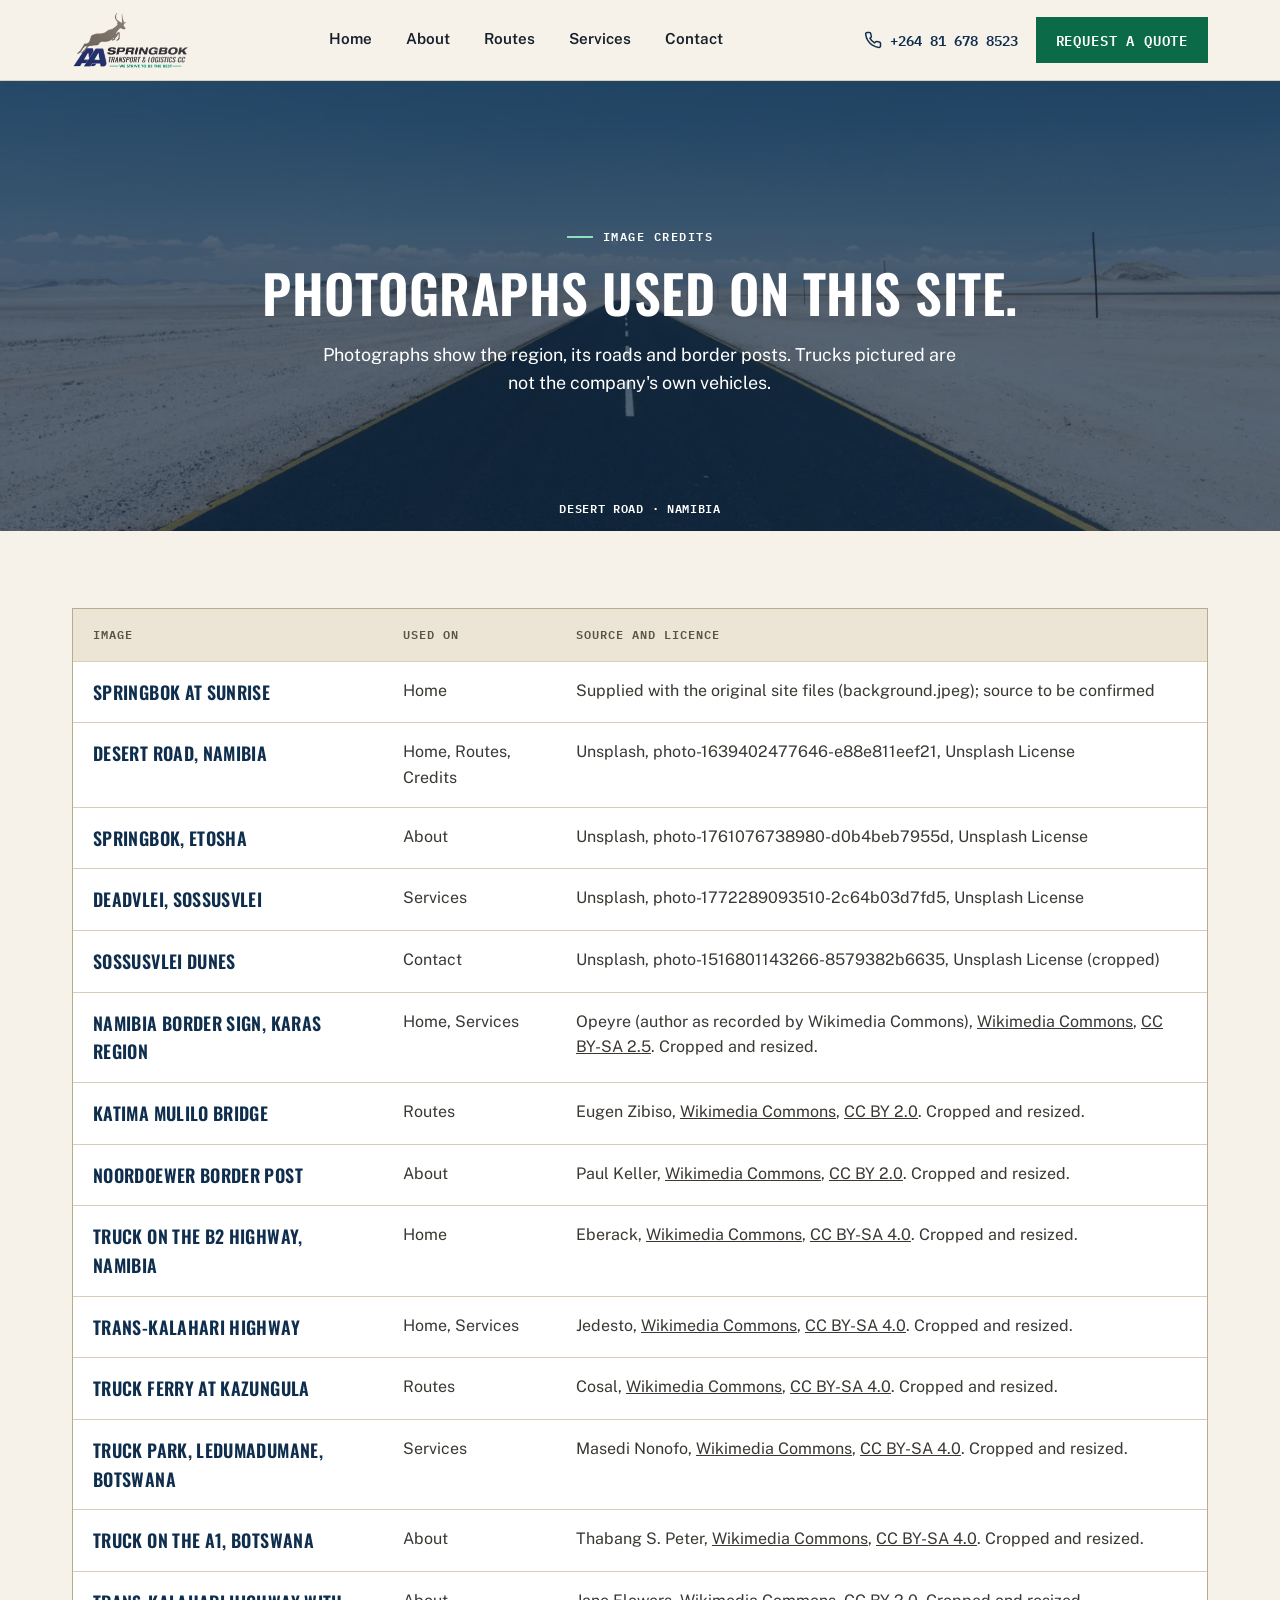
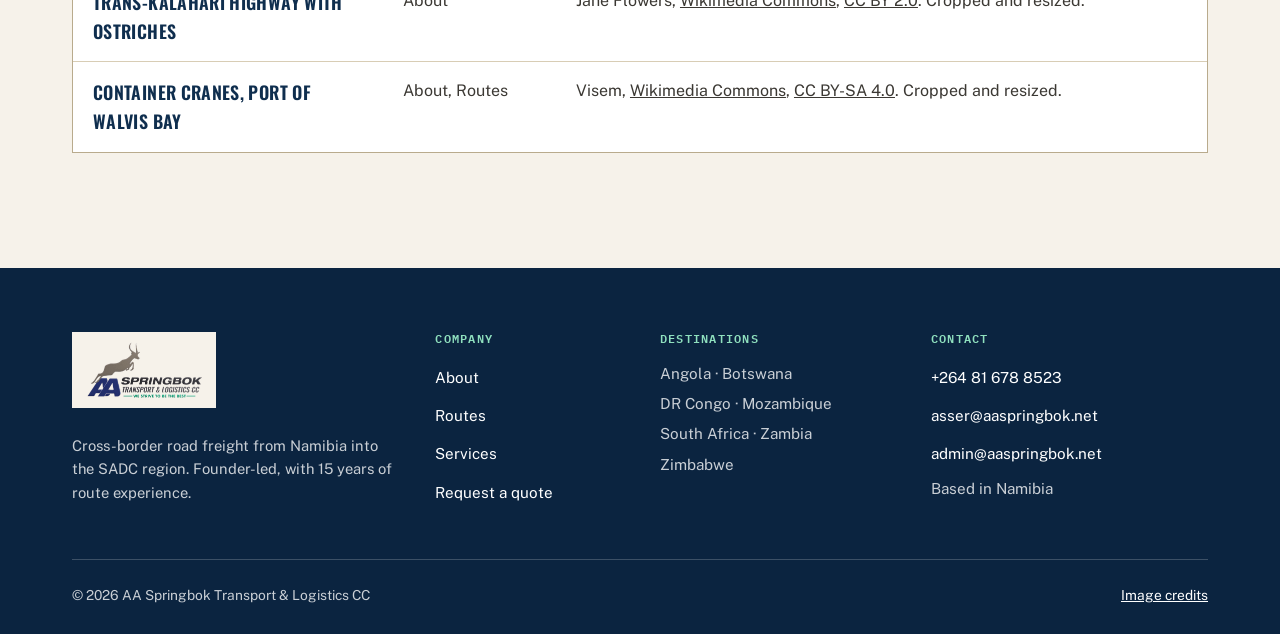
<file: credits.html>
<!DOCTYPE html>
<html lang="en">
<head>
<meta charset="UTF-8">
<meta name="viewport" content="width=device-width, initial-scale=1.0">
<title>Image credits | AA Springbok Transport &amp; Logistics CC</title>
<meta name="description" content="Sources and licences for photographs used on this website.">
<meta name="theme-color" content="#0F2E4E">
<link rel="icon" href="favicon.svg" type="image/svg+xml">
<link rel="preload" href="fonts/oswald.woff2" as="font" type="font/woff2" crossorigin>
<link rel="preload" href="fonts/public-sans.woff2" as="font" type="font/woff2" crossorigin>
<link rel="stylesheet" href="styles.css">
<script>document.documentElement.classList.add('js');</script>
</head>
<body>
<a class="skip-link" href="#main">Skip to content</a>

<header class="site-header">
  <div class="nav">
    <a href="/" class="brand" aria-label="AA Springbok Transport &amp; Logistics CC, home">
      <img src="images/logo-112.png" width="231" height="112" alt="AA Springbok Transport &amp; Logistics CC">
    </a>
    <nav aria-label="Main">
      <ul class="nav-links">
        <li><a href="/">Home</a></li>
        <li><a href="/about">About</a></li>
        <li><a href="/routes">Routes</a></li>
        <li><a href="/services">Services</a></li>
        <li><a href="/contact">Contact</a></li>
      </ul>
    </nav>
    <div class="nav-actions">
      <a class="nav-phone" href="tel:+264816788523" aria-label="Call +264 81 678 8523">
        <svg viewBox="0 0 24 24" fill="none" stroke="currentColor" stroke-width="2" aria-hidden="true"><path d="M22 16.9v3a2 2 0 01-2.2 2 19.8 19.8 0 01-8.6-3 19.5 19.5 0 01-6-6 19.8 19.8 0 01-3-8.7A2 2 0 014.1 2h3a2 2 0 012 1.7c.1.9.3 1.8.6 2.7a2 2 0 01-.4 2.1L8 9.9a16 16 0 006 6l1.4-1.4a2 2 0 012.1-.4c.9.3 1.8.5 2.7.6a2 2 0 011.8 2.2z"/></svg>
        <span>+264 81 678 8523</span>
      </a>
      <a href="/contact" class="btn btn-primary">Request a quote</a>
    </div>
  </div>
</header>

<main id="main">

<section class="page-intro text-only hero-bg hero-center on-dark" style="--scrim:rgba(11,36,64,0.68)" aria-labelledby="page-title">
  <picture class="hero-img">
    <img src="images/namibia-road-1600.webp" srcset="images/namibia-road-800.webp 800w, images/namibia-road-1600.webp 1600w" sizes="100vw" width="1600" height="900" alt="" fetchpriority="high" style="object-position:center 70%">
  </picture>
  <div class="wrap">
    <div>
      <p class="eyebrow">Image credits</p>
      <h1 id="page-title">Photographs used on this site.</h1>
      <p class="lead">Photographs show the region, its roads and border posts. Trucks pictured are not the company's own vehicles.</p>
    </div>
  </div>
  <p class="hero-caption">Desert road &middot; Namibia</p>
</section>

<section class="section" aria-labelledby="credits-title">
  <div class="wrap">
    <h2 id="credits-title" class="visually-hidden">Credits</h2>
    <div class="table-scroll" tabindex="0" role="region" aria-label="Credits table, scrolls sideways on small screens">
      <table class="route-table">
        <thead><tr><th scope="col">Image</th><th scope="col">Used on</th><th scope="col">Source and licence</th></tr></thead>
        <tbody>
          <tr><th scope="row">Springbok at sunrise</th><td data-label="Used on">Home</td><td data-label="Source">Supplied with the original site files (background.jpeg); source to be confirmed</td></tr>
          <tr><th scope="row">Desert road, Namibia</th><td data-label="Used on">Home, Routes, Credits</td><td data-label="Source">Unsplash, photo-1639402477646-e88e811eef21, Unsplash License</td></tr>
          <tr><th scope="row">Springbok, Etosha</th><td data-label="Used on">About</td><td data-label="Source">Unsplash, photo-1761076738980-d0b4beb7955d, Unsplash License</td></tr>
          <tr><th scope="row">Deadvlei, Sossusvlei</th><td data-label="Used on">Services</td><td data-label="Source">Unsplash, photo-1772289093510-2c64b03d7fd5, Unsplash License</td></tr>
          <tr><th scope="row">Sossusvlei dunes</th><td data-label="Used on">Contact</td><td data-label="Source">Unsplash, photo-1516801143266-8579382b6635, Unsplash License (cropped)</td></tr>
          <tr><th scope="row">Namibia border sign, Karas Region</th><td data-label="Used on">Home, Services</td><td data-label="Source">Opeyre (author as recorded by Wikimedia Commons), <a href="https://commons.wikimedia.org/wiki/File:South_African-Namibian_Border.jpg">Wikimedia Commons</a>, <a href="https://creativecommons.org/licenses/by-sa/2.5">CC BY-SA 2.5</a>. Cropped and resized.</td></tr>
          <tr><th scope="row">Katima Mulilo Bridge</th><td data-label="Used on">Routes</td><td data-label="Source">Eugen Zibiso, <a href="https://commons.wikimedia.org/wiki/File:Katima_Mulilo_Bridge.jpg">Wikimedia Commons</a>, <a href="https://creativecommons.org/licenses/by/2.0">CC BY 2.0</a>. Cropped and resized.</td></tr>
          <tr><th scope="row">Noordoewer border post</th><td data-label="Used on">About</td><td data-label="Source">Paul Keller, <a href="https://commons.wikimedia.org/wiki/File:Noordoewer_border_post.jpg">Wikimedia Commons</a>, <a href="https://creativecommons.org/licenses/by/2.0">CC BY 2.0</a>. Cropped and resized.</td></tr>
          <tr><th scope="row">Truck on the B2 highway, Namibia</th><td data-label="Used on">Home</td><td data-label="Source">Eberack, <a href="https://commons.wikimedia.org/wiki/File:The_B2_in_Namibia.jpg">Wikimedia Commons</a>, <a href="https://creativecommons.org/licenses/by-sa/4.0">CC BY-SA 4.0</a>. Cropped and resized.</td></tr>
          <tr><th scope="row">Trans-Kalahari Highway</th><td data-label="Used on">Home, Services</td><td data-label="Source">Jedesto, <a href="https://commons.wikimedia.org/wiki/File:Trans-Kalahari-Highway.jpg">Wikimedia Commons</a>, <a href="https://creativecommons.org/licenses/by-sa/4.0">CC BY-SA 4.0</a>. Cropped and resized.</td></tr>
          <tr><th scope="row">Truck ferry at Kazungula</th><td data-label="Used on">Routes</td><td data-label="Source">Cosal, <a href="https://commons.wikimedia.org/wiki/File:Truck_ferry_Zambezi_at_Kazungula.jpg">Wikimedia Commons</a>, <a href="https://creativecommons.org/licenses/by-sa/4.0">CC BY-SA 4.0</a>. Cropped and resized.</td></tr>
          <tr><th scope="row">Truck park, Ledumadumane, Botswana</th><td data-label="Used on">Services</td><td data-label="Source">Masedi Nonofo, <a href="https://commons.wikimedia.org/wiki/File:Truck_park_in_Ledumadumane.jpg">Wikimedia Commons</a>, <a href="https://creativecommons.org/licenses/by-sa/4.0">CC BY-SA 4.0</a>. Cropped and resized.</td></tr>
          <tr><th scope="row">Truck on the A1, Botswana</th><td data-label="Used on">About</td><td data-label="Source">Thabang S. Peter, <a href="https://commons.wikimedia.org/wiki/File:Abnormal_Truck_on_the_A1_Road.jpg">Wikimedia Commons</a>, <a href="https://creativecommons.org/licenses/by-sa/4.0">CC BY-SA 4.0</a>. Cropped and resized.</td></tr>
          <tr><th scope="row">Trans-Kalahari Highway with ostriches</th><td data-label="Used on">About</td><td data-label="Source">Jane Flowers, <a href="https://commons.wikimedia.org/wiki/File:Trans_Kalahari_Highway.jpg">Wikimedia Commons</a>, <a href="https://creativecommons.org/licenses/by/2.0">CC BY 2.0</a>. Cropped and resized.</td></tr>
          <tr><th scope="row">Container cranes, Port of Walvis Bay</th><td data-label="Used on">About, Routes</td><td data-label="Source">Visem, <a href="https://commons.wikimedia.org/wiki/File:Container_cranes_at_Walvis_Bay_port_24.jpg">Wikimedia Commons</a>, <a href="https://creativecommons.org/licenses/by-sa/4.0">CC BY-SA 4.0</a>. Cropped and resized.</td></tr>
        </tbody>
      </table>
    </div>
  </div>
</section>

</main>

<footer class="site-footer on-dark">
  <div class="wrap">
    <div class="footer-top">
      <div>
        <a href="/" class="footer-logo"><img src="images/logo-112.png" width="231" height="112" alt="AA Springbok Transport &amp; Logistics CC, home"></a>
        <p>Cross-border road freight from Namibia into the SADC region. Founder-led, with 15 years of route experience.</p>
      </div>
      <nav aria-labelledby="foot-company">
        <h2 id="foot-company">Company</h2>
        <ul>
          <li><a href="/about">About</a></li>
          <li><a href="/routes">Routes</a></li>
          <li><a href="/services">Services</a></li>
          <li><a href="/contact">Request a quote</a></li>
        </ul>
      </nav>
      <div>
        <h2>Destinations</h2>
        <ul>
          <li>Angola &middot; Botswana</li>
          <li>DR Congo &middot; Mozambique</li>
          <li>South Africa &middot; Zambia</li>
          <li>Zimbabwe</li>
        </ul>
      </div>
      <div>
        <h2>Contact</h2>
        <ul>
          <li><a href="tel:+264816788523">+264 81 678 8523</a></li>
          <li><a href="mailto:asser@aaspringbok.net">asser@aaspringbok.net</a></li>
          <li><a href="mailto:admin@aaspringbok.net">admin@aaspringbok.net</a></li>
          <li>Based in Namibia</li>
        </ul>
      </div>
    </div>
    <div class="foot-bottom">
      <span>&copy; 2026 AA Springbok Transport &amp; Logistics CC</span>
      <a href="/credits">Image credits</a>
    </div>
  </div>
</footer>
<script src="site.js" defer></script>

</body>
</html>
</file>
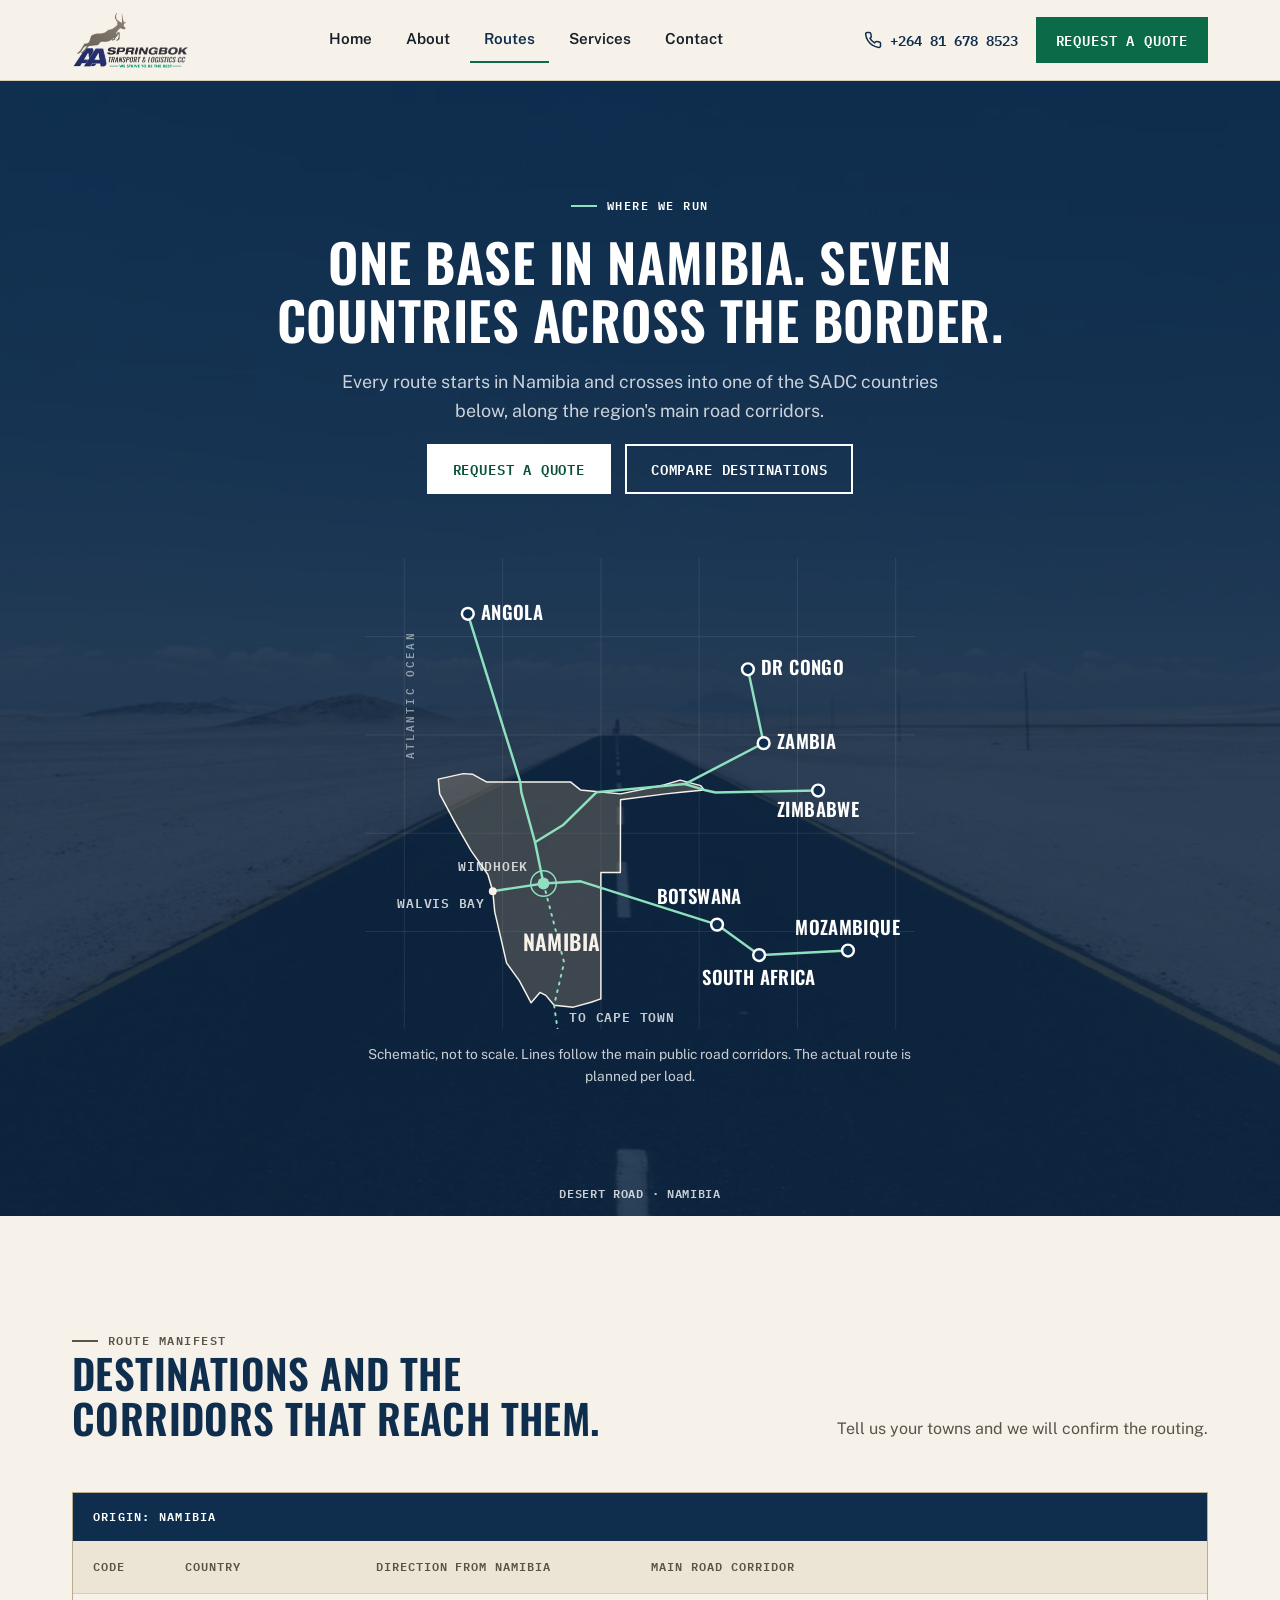
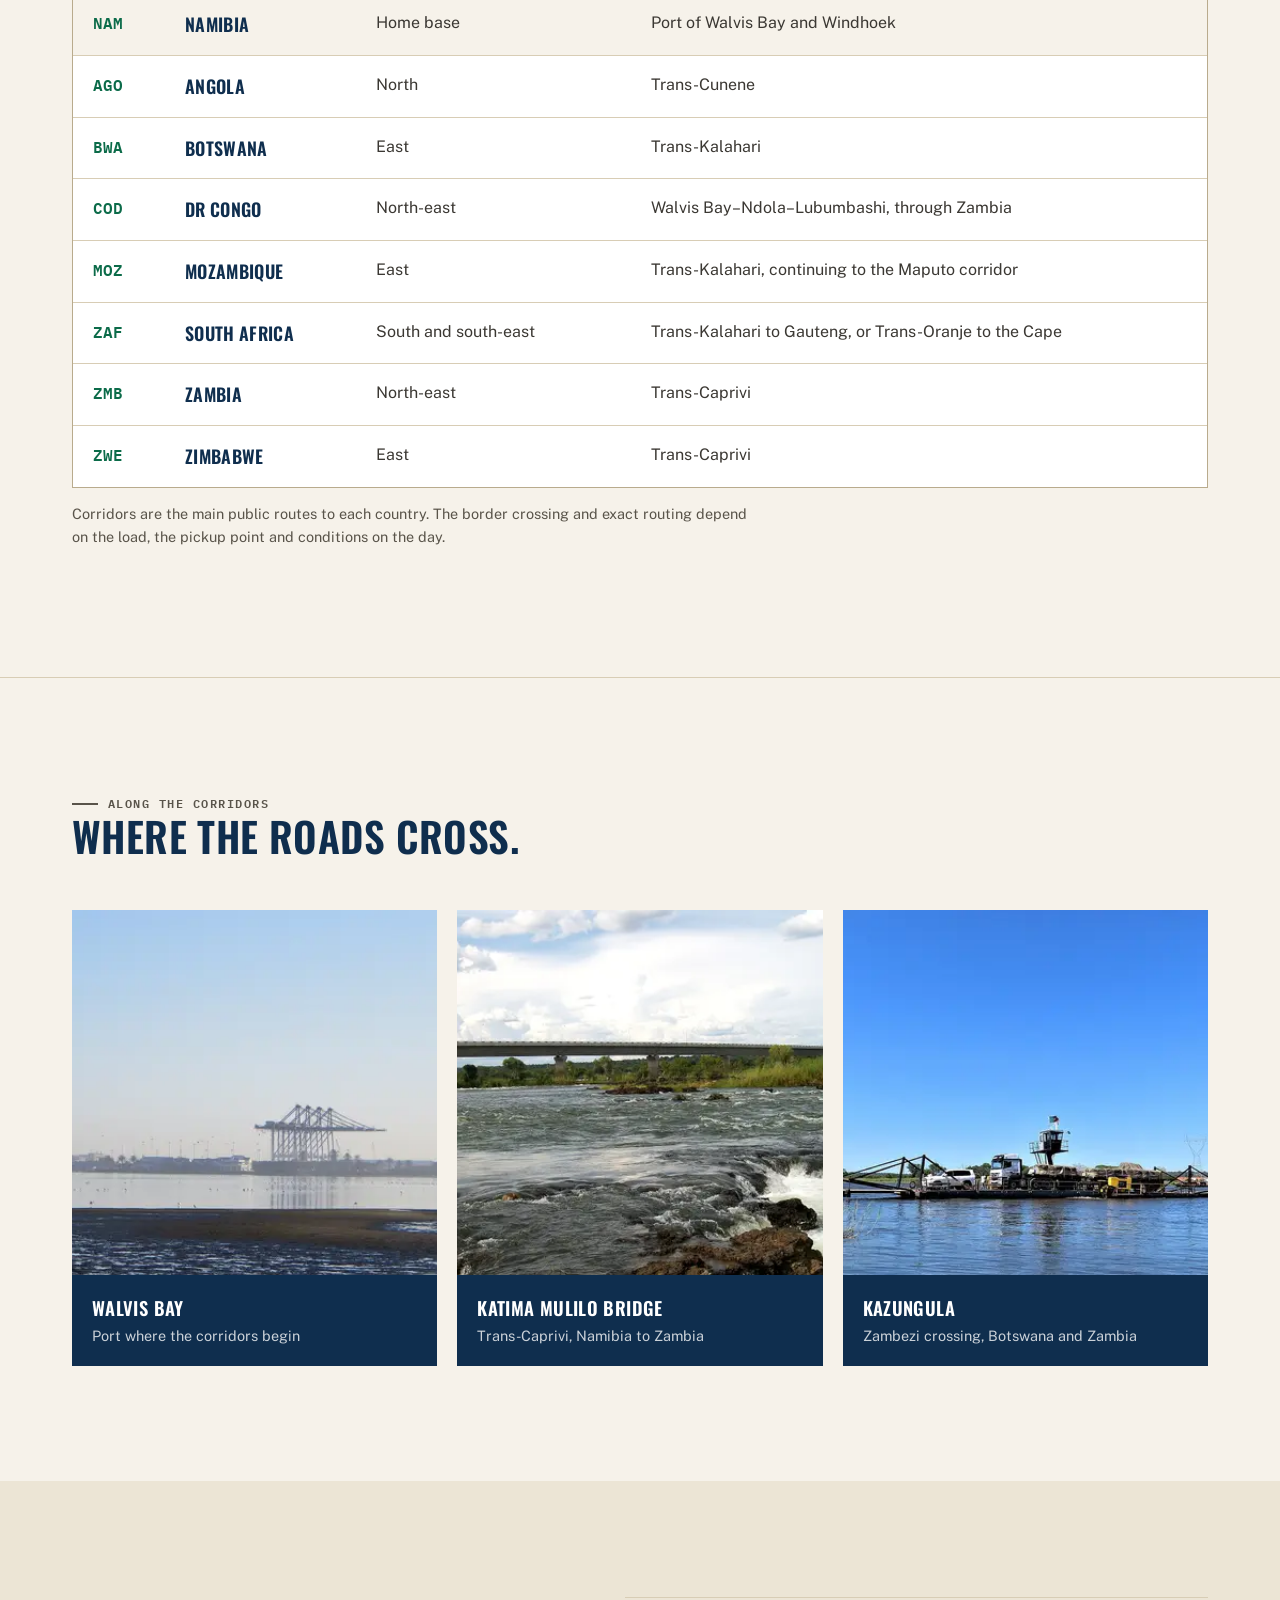
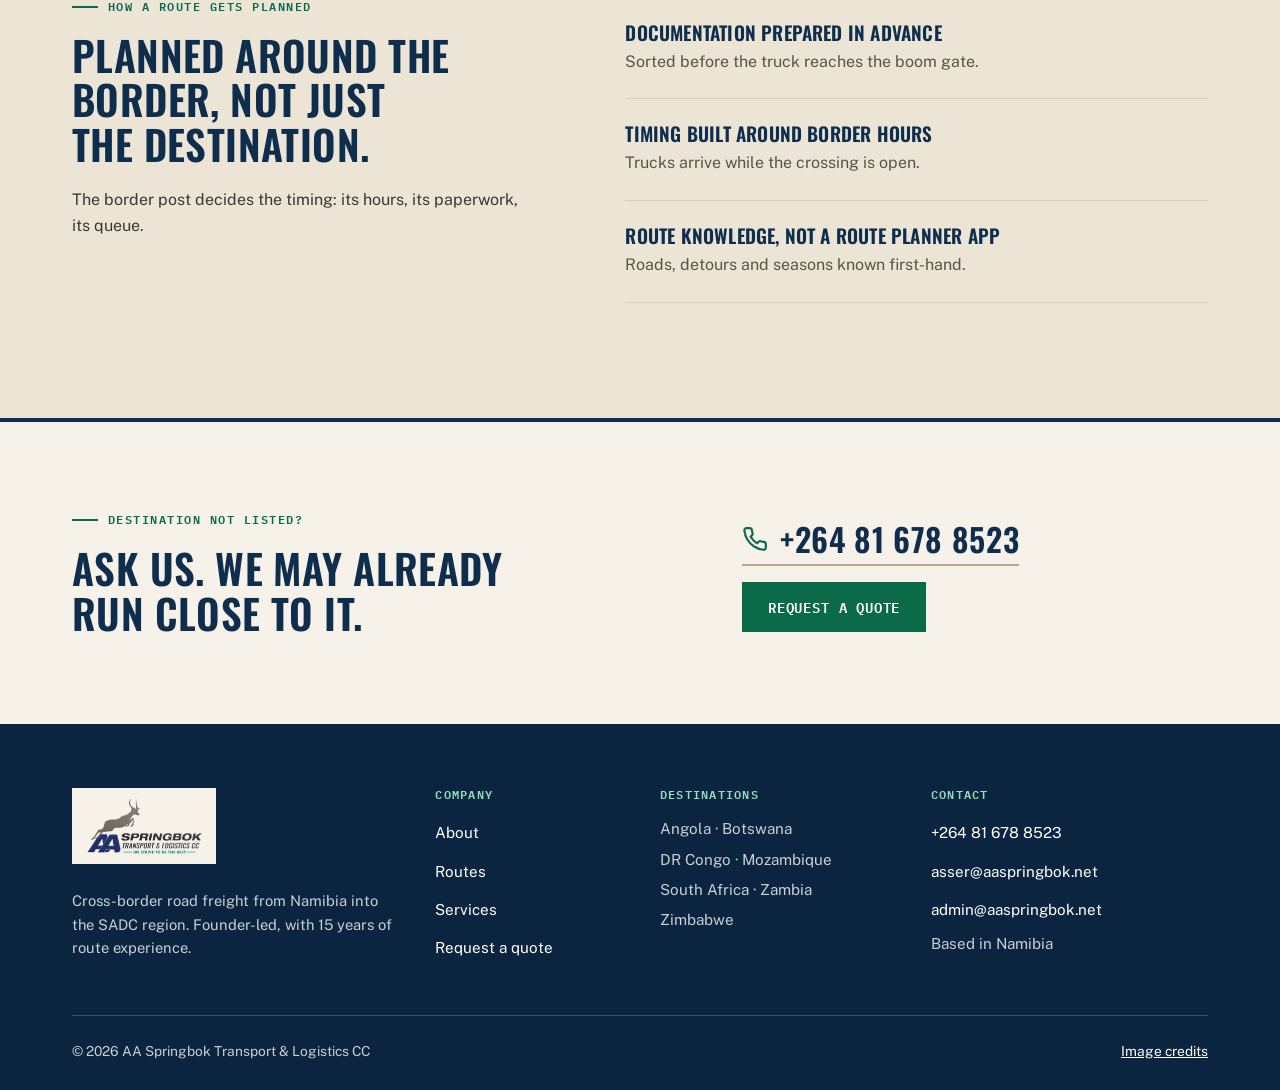
<file: routes.html>
<!DOCTYPE html>
<html lang="en">
<head>
<meta charset="UTF-8">
<meta name="viewport" content="width=device-width, initial-scale=1.0">
<title>Routes | AA Springbok Transport &amp; Logistics CC</title>
<meta name="description" content="Road freight from Namibia to Angola, Botswana, DR Congo, Mozambique, South Africa, Zambia and Zimbabwe.">
<meta name="theme-color" content="#0F2E4E">
<link rel="icon" href="favicon.svg" type="image/svg+xml">
<link rel="preload" href="fonts/oswald.woff2" as="font" type="font/woff2" crossorigin>
<link rel="preload" href="fonts/public-sans.woff2" as="font" type="font/woff2" crossorigin>
<link rel="stylesheet" href="styles.css">
<script>document.documentElement.classList.add('js');</script>
</head>
<body>
<a class="skip-link" href="#main">Skip to content</a>

<header class="site-header">
  <div class="nav">
    <a href="/" class="brand" aria-label="AA Springbok Transport &amp; Logistics CC, home">
      <img src="images/logo-112.png" width="231" height="112" alt="AA Springbok Transport &amp; Logistics CC">
    </a>
    <nav aria-label="Main">
      <ul class="nav-links">
        <li><a href="/">Home</a></li>
        <li><a href="/about">About</a></li>
        <li><a href="/routes" aria-current="page">Routes</a></li>
        <li><a href="/services">Services</a></li>
        <li><a href="/contact">Contact</a></li>
      </ul>
    </nav>
    <div class="nav-actions">
      <a class="nav-phone" href="tel:+264816788523" aria-label="Call +264 81 678 8523">
        <svg viewBox="0 0 24 24" fill="none" stroke="currentColor" stroke-width="2" aria-hidden="true"><path d="M22 16.9v3a2 2 0 01-2.2 2 19.8 19.8 0 01-8.6-3 19.5 19.5 0 01-6-6 19.8 19.8 0 01-3-8.7A2 2 0 014.1 2h3a2 2 0 012 1.7c.1.9.3 1.8.6 2.7a2 2 0 01-.4 2.1L8 9.9a16 16 0 006 6l1.4-1.4a2 2 0 012.1-.4c.9.3 1.8.5 2.7.6a2 2 0 011.8 2.2z"/></svg>
        <span>+264 81 678 8523</span>
      </a>
      <a href="/contact" class="btn btn-primary">Request a quote</a>
    </div>
  </div>
</header>

<main id="main">

<section class="section band-navy on-dark routes-band hero-bg hero-center scrim-strong" aria-labelledby="page-title">
  <picture class="hero-img">
    <img src="images/namibia-road-1600.webp" srcset="images/namibia-road-800.webp 800w, images/namibia-road-1600.webp 1600w" sizes="100vw" width="1600" height="900" alt="" fetchpriority="high" style="object-position:center 70%">
  </picture>
  <div class="wrap">
    <div>
      <p class="eyebrow">Where we run</p>
      <h1 id="page-title">One base in Namibia. Seven countries across the border.</h1>
      <p class="lead">Every route starts in Namibia and crosses into one of the SADC countries below, along the region's main road corridors.</p>
      <div class="actions">
        <a href="/contact" class="btn btn-primary">Request a quote</a>
        <a href="#route-table" class="btn btn-secondary">Compare destinations</a>
      </div>
    </div>
    <div>
      <svg class="route-map" viewBox="-40 0 560 480" role="img" aria-labelledby="map-title map-desc">
        <title id="map-title">Route map</title>
        <desc id="map-desc">Schematic map of Southern Africa. Road corridors run from Windhoek, Namibia, north to Angola, north-east through Zambia to DR Congo, east to Zimbabwe, and south-east through Botswana to South Africa and Mozambique.</desc>
        <g class="graticule"><path d="M0 0V480M100 0V480M200 0V480M300 0V480M400 0V480M500 0V480M-40 80H520M-40 180H520M-40 280H520M-40 380H520"/></g>
        <text class="ocean" transform="translate(10 205) rotate(-90)">Atlantic Ocean</text>
        <path class="namibia" d="M34.6 225 L60 219.4 L69.2 220 L84 228 L169 227.8 L179.2 236 L200 238 L220 240 L264 231 L280.6 226 L301.6 231.6 L305.2 236 L284 238 L266 240 L220 246 L219.8 320 L200 320 L200 375 L200 448.6 L190 452 L172 457 L152.4 455 L144 445 L138 442 L129 452.6 L117 430 L104 412 L99 390 L92 360 L90 339 L85 322 L68 298 L52 270 L36 240 Z"/>
        <g class="corridor">
          <path pathLength="1" d="M90 339 L141.6 331.2"/>
          <path pathLength="1" d="M141.6 331.2 L179.4 329 L318.2 373 L361 404 L451.4 399.4"/>
          <path pathLength="1" d="M141.6 331.2 L133 289.2 L119 238.2 L118 228 L64.6 56.8"/>
          <path pathLength="1" d="M133 289.2 L162 271.4 L195.4 238.4 L285.4 230 L365.6 188.4 L349.6 113.2"/>
          <path pathLength="1" d="M285.4 230 L305.2 236 L316.6 238.6 L421 236.6"/>
        </g>
        <path class="corridor minor" d="M141.6 331.2 L162.6 411.6 L152.4 455 L156 480"/>
        <circle class="port" cx="90" cy="339" r="4"/>
        <text class="minor-name" x="82" y="356" text-anchor="end">Walvis Bay</text>
        <text class="minor-name" x="168" y="472">To Cape Town</text>
        <circle class="hub-pulse" cx="141.6" cy="331.2" r="10"/>
        <circle class="hub-ring" cx="141.6" cy="331.2" r="13"/>
        <circle class="hub" cx="141.6" cy="331.2" r="6"/>
        <text class="minor-name" x="126" y="318" text-anchor="end">Windhoek</text>
        <text class="name home" x="160" y="400" text-anchor="middle">Namibia</text>
        <circle class="node" cx="64.6" cy="56.8" r="6"/><text class="name" x="78" y="63">Angola</text>
        <circle class="node" cx="349.6" cy="113.2" r="6"/><text class="name" x="363" y="119">DR Congo</text>
        <circle class="node" cx="365.6" cy="188.4" r="6"/><text class="name" x="379" y="194">Zambia</text>
        <circle class="node" cx="421" cy="236.6" r="6"/><text class="name" x="421" y="264" text-anchor="middle">Zimbabwe</text>
        <circle class="node" cx="318.2" cy="373" r="6"/><text class="name" x="300" y="352" text-anchor="middle">Botswana</text>
        <circle class="node" cx="361" cy="404" r="6"/><text class="name" x="361" y="434" text-anchor="middle">South Africa</text>
        <circle class="node" cx="451.4" cy="399.4" r="6"/><text class="name" x="451" y="384" text-anchor="middle">Mozambique</text>
      </svg>
      <p class="map-note">Schematic, not to scale. Lines follow the main public road corridors. The actual route is planned per load.</p>
    </div>
  </div>
  <p class="hero-caption">Desert road &middot; Namibia</p>
</section>

<section class="section" id="route-table" aria-labelledby="table-title">
  <div class="wrap">
    <div class="section-head reveal">
      <div>
        <p class="eyebrow">Route manifest</p>
        <h2 id="table-title">Destinations and the corridors that reach them.</h2>
      </div>
      <p>Tell us your towns and we will confirm the routing.</p>
    </div>
    <div class="table-scroll reveal" tabindex="0" role="region" aria-label="Route table, scrolls sideways on small screens">
      <table class="route-table">
        <caption>Origin: Namibia</caption>
        <thead>
          <tr><th scope="col">Code</th><th scope="col">Country</th><th scope="col">Direction from Namibia</th><th scope="col">Main road corridor</th></tr>
        </thead>
        <tbody>
          <tr class="home"><td class="code">NAM</td><th scope="row">Namibia</th><td data-label="Direction">Home base</td><td data-label="Corridor">Port of Walvis Bay and Windhoek</td></tr>
          <tr id="angola"><td class="code">AGO</td><th scope="row">Angola</th><td data-label="Direction">North</td><td data-label="Corridor">Trans-Cunene</td></tr>
          <tr id="botswana"><td class="code">BWA</td><th scope="row">Botswana</th><td data-label="Direction">East</td><td data-label="Corridor">Trans-Kalahari</td></tr>
          <tr id="dr-congo"><td class="code">COD</td><th scope="row">DR Congo</th><td data-label="Direction">North-east</td><td data-label="Corridor">Walvis Bay&ndash;Ndola&ndash;Lubumbashi, through Zambia</td></tr>
          <tr id="mozambique"><td class="code">MOZ</td><th scope="row">Mozambique</th><td data-label="Direction">East</td><td data-label="Corridor">Trans-Kalahari, continuing to the Maputo corridor</td></tr>
          <tr id="south-africa"><td class="code">ZAF</td><th scope="row">South Africa</th><td data-label="Direction">South and south-east</td><td data-label="Corridor">Trans-Kalahari to Gauteng, or Trans-Oranje to the Cape</td></tr>
          <tr id="zambia"><td class="code">ZMB</td><th scope="row">Zambia</th><td data-label="Direction">North-east</td><td data-label="Corridor">Trans-Caprivi</td></tr>
          <tr id="zimbabwe"><td class="code">ZWE</td><th scope="row">Zimbabwe</th><td data-label="Direction">East</td><td data-label="Corridor">Trans-Caprivi</td></tr>
        </tbody>
      </table>
    </div>
    <p class="table-note">Corridors are the main public routes to each country. The border crossing and exact routing depend on the load, the pickup point and conditions on the day.</p>
  </div>
</section>

<section class="section rule-top" aria-labelledby="gallery-title">
  <div class="wrap">
    <div class="section-head reveal">
      <div>
        <p class="eyebrow">Along the corridors</p>
        <h2 id="gallery-title">Where the roads cross.</h2>
      </div>
    </div>
    <div class="gallery">
      <figure class="reveal" style="--d:0ms">
        <img src="images/walvis-cranes-640.webp" srcset="images/walvis-cranes-640.webp 640w, images/walvis-cranes-1200.webp 1200w" sizes="(max-width: 600px) 100vw, (max-width: 899px) 50vw, 380px" width="1200" height="800" loading="lazy" alt="Container cranes at the Port of Walvis Bay seen across the lagoon">
        <figcaption><b>Walvis Bay</b><span>Port where the corridors begin</span></figcaption>
      </figure>
      <figure class="reveal" style="--d:120ms">
        <img src="images/katima-bridge-640.webp" srcset="images/katima-bridge-640.webp 640w, images/katima-bridge-1200.webp 1200w" sizes="(max-width: 600px) 100vw, (max-width: 899px) 50vw, 380px" width="1200" height="800" loading="lazy" alt="Katima Mulilo Bridge spanning the Zambezi above rapids">
        <figcaption><b>Katima Mulilo Bridge</b><span>Trans-Caprivi, Namibia to Zambia</span></figcaption>
      </figure>
      <figure class="reveal" style="--d:240ms">
        <img src="images/kazungula-640.webp" srcset="images/kazungula-640.webp 640w, images/kazungula-1200.webp 1200w" sizes="(max-width: 600px) 100vw, (max-width: 899px) 50vw, 380px" width="1200" height="800" loading="lazy" alt="A truck ferry crossing the Zambezi at Kazungula">
        <figcaption><b>Kazungula</b><span>Zambezi crossing, Botswana and Zambia</span></figcaption>
      </figure>
    </div>
  </div>
</section>

<section class="section band-sand2" aria-labelledby="plan-title">
  <div class="wrap two-col">
    <div class="reveal">
      <p class="eyebrow">How a route gets planned</p>
      <h2 id="plan-title">Planned around the border, not just the destination.</h2>
      <p>The border post decides the timing: its hours, its paperwork, its queue.</p>
    </div>
    <ul class="feature-list plain reveal" style="--d:120ms">
      <li class="feature">
        <div><h3>Documentation prepared in advance</h3><p>Sorted before the truck reaches the boom gate.</p></div>
      </li>
      <li class="feature">
        <div><h3>Timing built around border hours</h3><p>Trucks arrive while the crossing is open.</p></div>
      </li>
      <li class="feature">
        <div><h3>Route knowledge, not a route planner app</h3><p>Roads, detours and seasons known first-hand.</p></div>
      </li>
    </ul>
  </div>
</section>

<section class="cta-band cta-light" aria-labelledby="cta-title">
  <div class="wrap reveal">
    <div>
      <p class="eyebrow">Destination not listed?</p>
      <h2 id="cta-title">Ask us. We may already run close to it.</h2>
    </div>
    <div class="cta-contact">
      <a class="cta-phone" href="tel:+264816788523">
        <svg viewBox="0 0 24 24" fill="none" stroke="currentColor" stroke-width="2" aria-hidden="true"><path d="M22 16.9v3a2 2 0 01-2.2 2 19.8 19.8 0 01-8.6-3 19.5 19.5 0 01-6-6 19.8 19.8 0 01-3-8.7A2 2 0 014.1 2h3a2 2 0 012 1.7c.1.9.3 1.8.6 2.7a2 2 0 01-.4 2.1L8 9.9a16 16 0 006 6l1.4-1.4a2 2 0 012.1-.4c.9.3 1.8.5 2.7.6a2 2 0 011.8 2.2z"/></svg>
        +264 81 678 8523
      </a>
      <a href="/contact" class="btn btn-primary">Request a quote</a>
    </div>
  </div>
</section>

</main>

<footer class="site-footer on-dark">
  <div class="wrap">
    <div class="footer-top">
      <div>
        <a href="/" class="footer-logo"><img src="images/logo-112.png" width="231" height="112" alt="AA Springbok Transport &amp; Logistics CC, home"></a>
        <p>Cross-border road freight from Namibia into the SADC region. Founder-led, with 15 years of route experience.</p>
      </div>
      <nav aria-labelledby="foot-company">
        <h2 id="foot-company">Company</h2>
        <ul>
          <li><a href="/about">About</a></li>
          <li><a href="/routes">Routes</a></li>
          <li><a href="/services">Services</a></li>
          <li><a href="/contact">Request a quote</a></li>
        </ul>
      </nav>
      <div>
        <h2>Destinations</h2>
        <ul>
          <li>Angola &middot; Botswana</li>
          <li>DR Congo &middot; Mozambique</li>
          <li>South Africa &middot; Zambia</li>
          <li>Zimbabwe</li>
        </ul>
      </div>
      <div>
        <h2>Contact</h2>
        <ul>
          <li><a href="tel:+264816788523">+264 81 678 8523</a></li>
          <li><a href="mailto:asser@aaspringbok.net">asser@aaspringbok.net</a></li>
          <li><a href="mailto:admin@aaspringbok.net">admin@aaspringbok.net</a></li>
          <li>Based in Namibia</li>
        </ul>
      </div>
    </div>
    <div class="foot-bottom">
      <span>&copy; 2026 AA Springbok Transport &amp; Logistics CC</span>
      <a href="/credits">Image credits</a>
    </div>
  </div>
</footer>
<script src="site.js" defer></script>

</body>
</html>
</file>
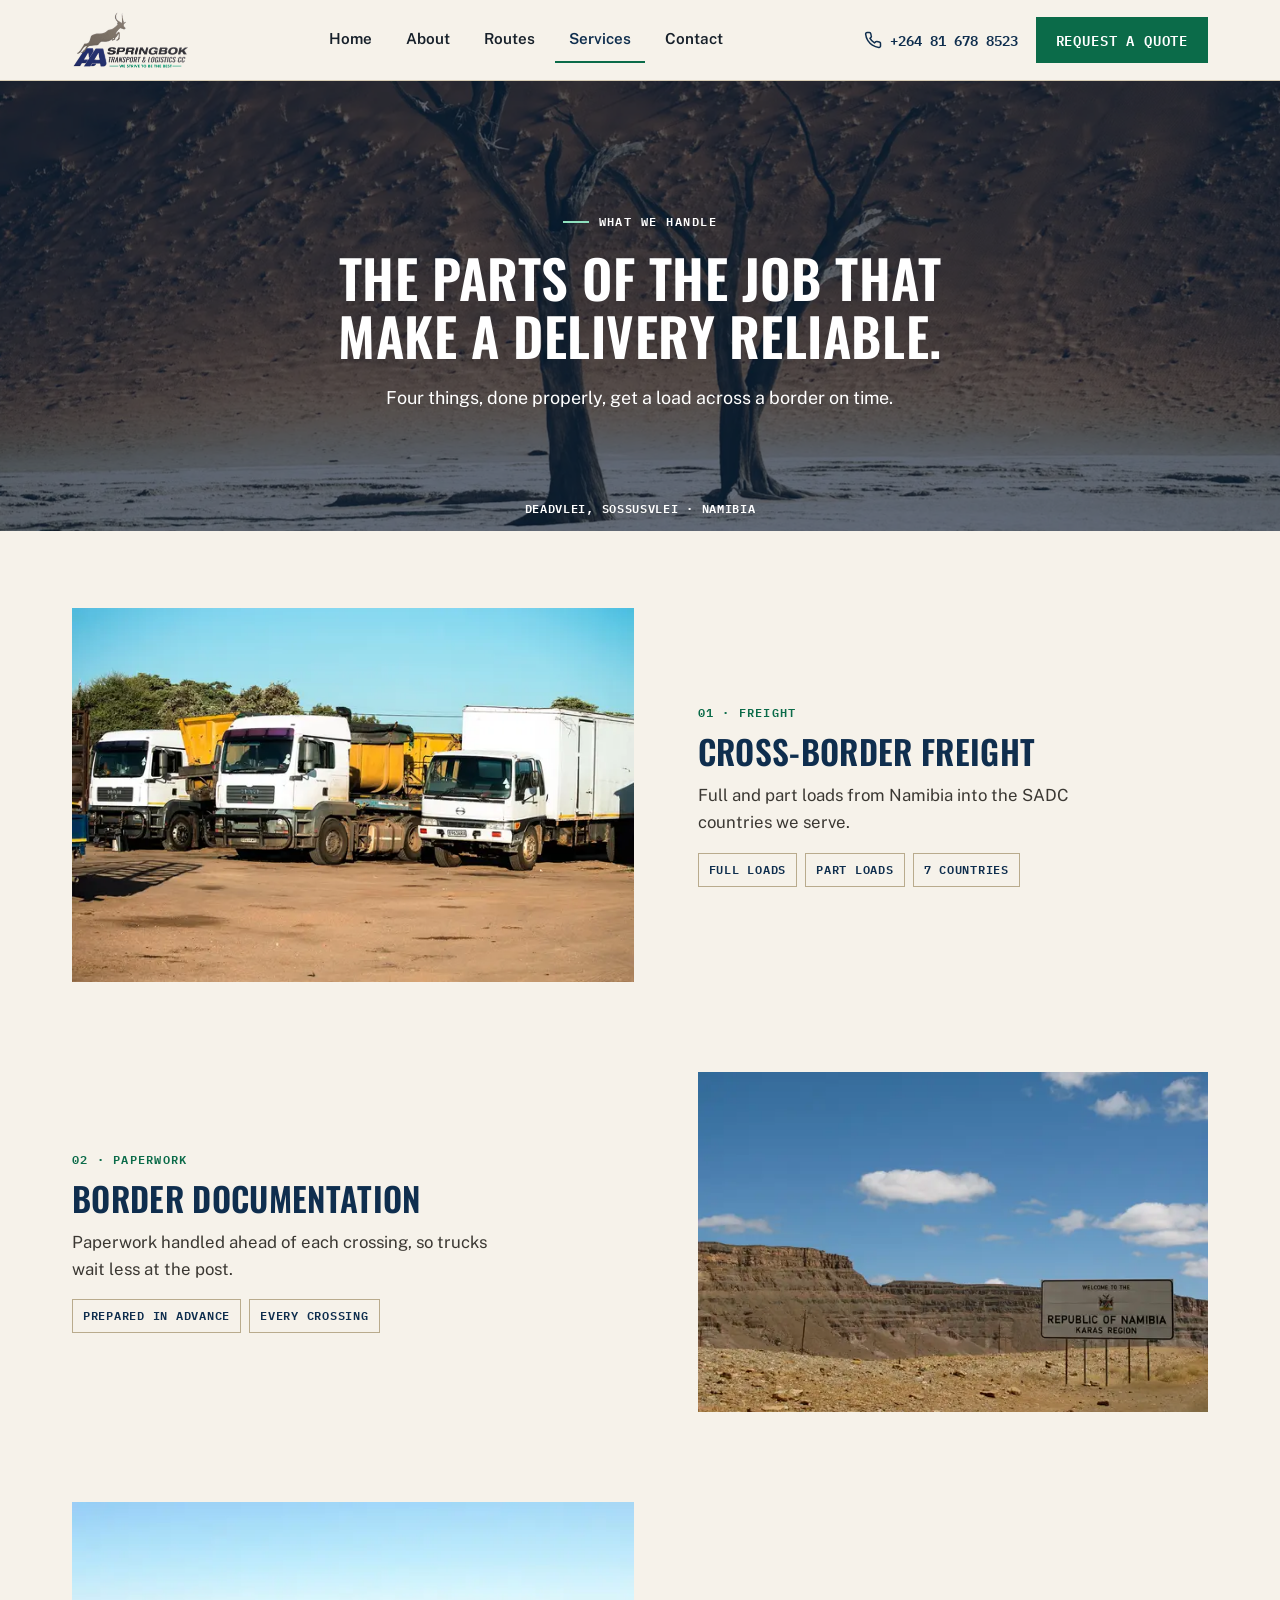
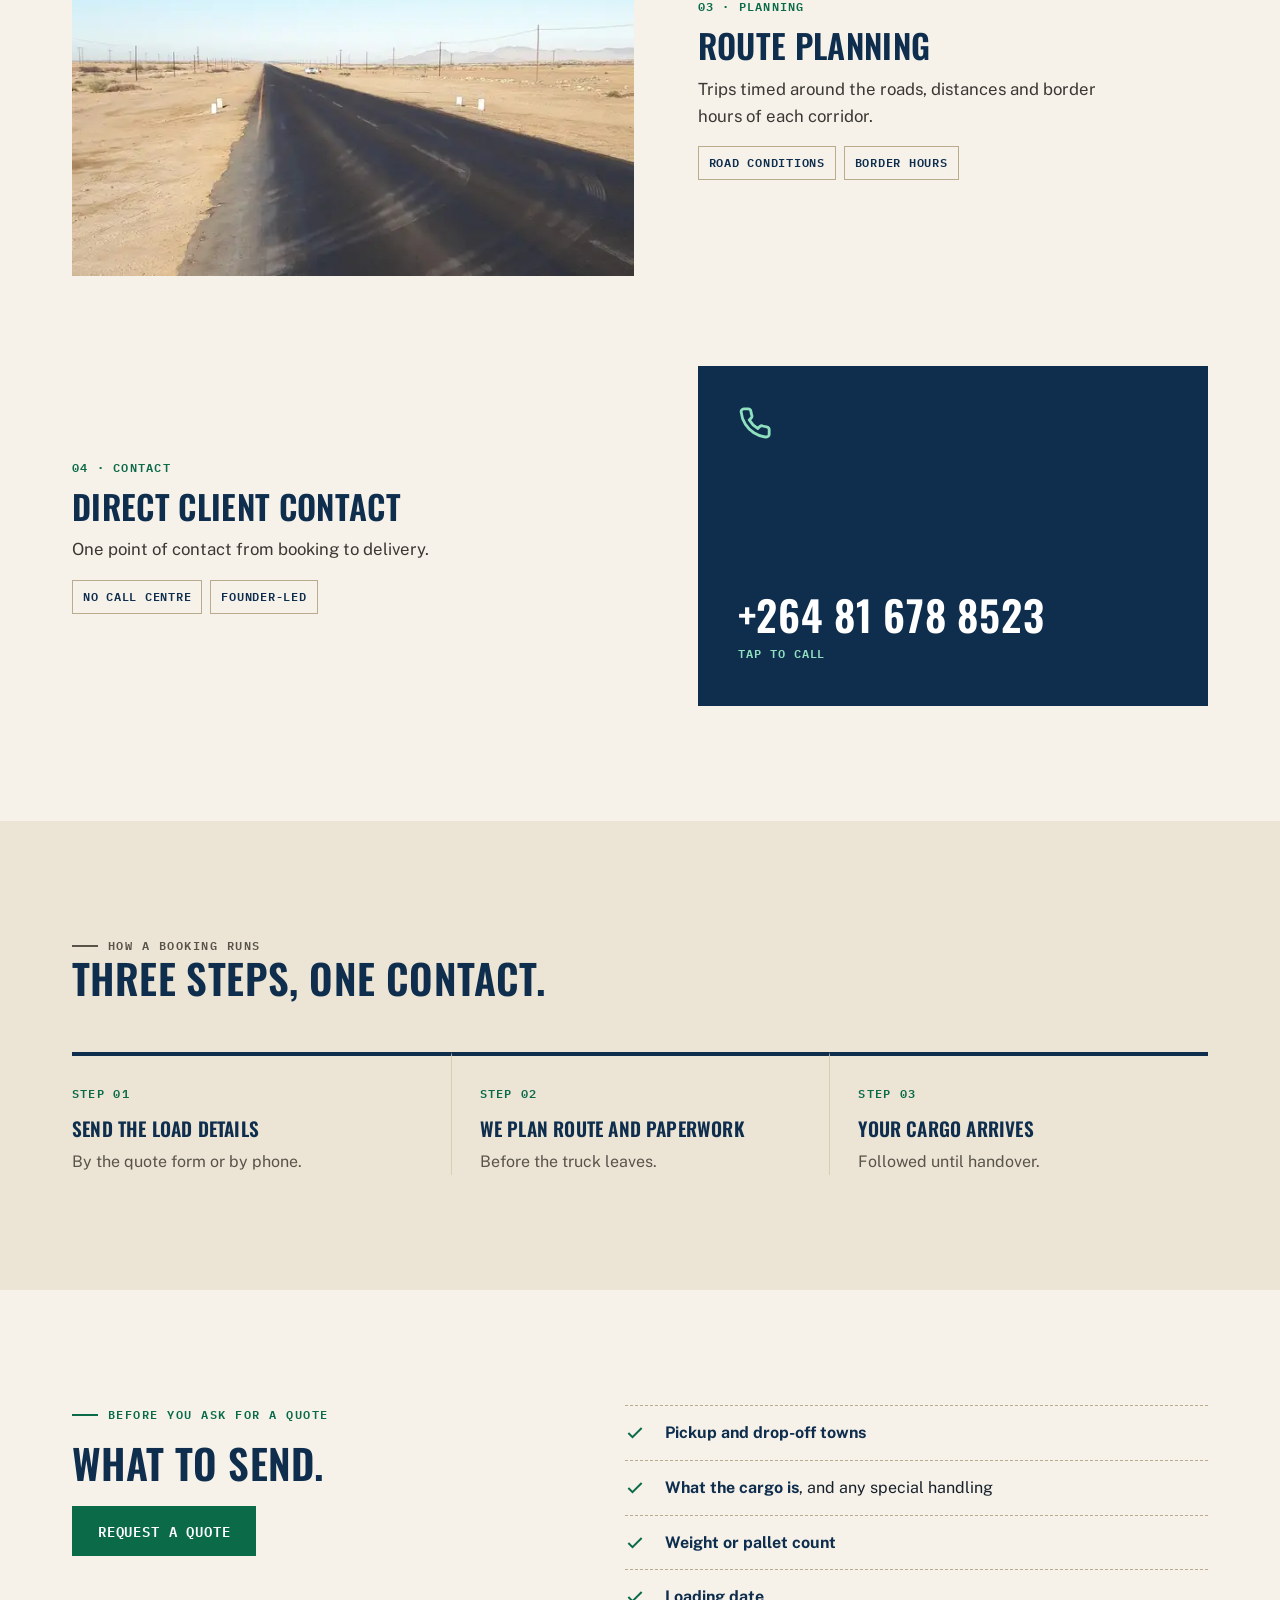
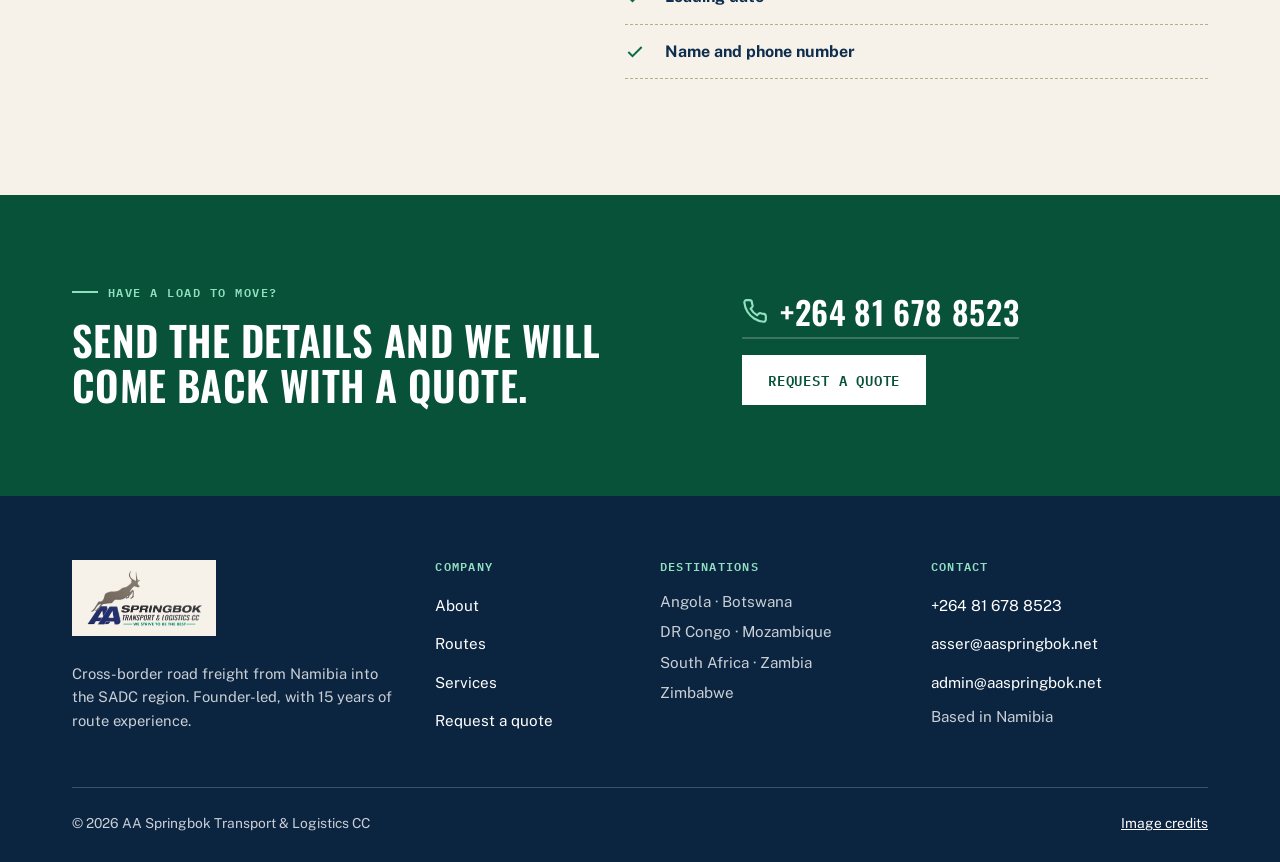
<file: services.html>
<!DOCTYPE html>
<html lang="en">
<head>
<meta charset="UTF-8">
<meta name="viewport" content="width=device-width, initial-scale=1.0">
<title>Services | AA Springbok Transport &amp; Logistics CC</title>
<meta name="description" content="Cross-border freight, border documentation, route planning and direct client contact. See how a booking runs and what to send for a quote.">
<meta name="theme-color" content="#0F2E4E">
<link rel="icon" href="favicon.svg" type="image/svg+xml">
<link rel="preload" href="fonts/oswald.woff2" as="font" type="font/woff2" crossorigin>
<link rel="preload" href="fonts/public-sans.woff2" as="font" type="font/woff2" crossorigin>
<link rel="stylesheet" href="styles.css">
<script>document.documentElement.classList.add('js');</script>
</head>
<body>
<a class="skip-link" href="#main">Skip to content</a>

<header class="site-header">
  <div class="nav">
    <a href="/" class="brand" aria-label="AA Springbok Transport &amp; Logistics CC, home">
      <img src="images/logo-112.png" width="231" height="112" alt="AA Springbok Transport &amp; Logistics CC">
    </a>
    <nav aria-label="Main">
      <ul class="nav-links">
        <li><a href="/">Home</a></li>
        <li><a href="/about">About</a></li>
        <li><a href="/routes">Routes</a></li>
        <li><a href="/services" aria-current="page">Services</a></li>
        <li><a href="/contact">Contact</a></li>
      </ul>
    </nav>
    <div class="nav-actions">
      <a class="nav-phone" href="tel:+264816788523" aria-label="Call +264 81 678 8523">
        <svg viewBox="0 0 24 24" fill="none" stroke="currentColor" stroke-width="2" aria-hidden="true"><path d="M22 16.9v3a2 2 0 01-2.2 2 19.8 19.8 0 01-8.6-3 19.5 19.5 0 01-6-6 19.8 19.8 0 01-3-8.7A2 2 0 014.1 2h3a2 2 0 012 1.7c.1.9.3 1.8.6 2.7a2 2 0 01-.4 2.1L8 9.9a16 16 0 006 6l1.4-1.4a2 2 0 012.1-.4c.9.3 1.8.5 2.7.6a2 2 0 011.8 2.2z"/></svg>
        <span>+264 81 678 8523</span>
      </a>
      <a href="/contact" class="btn btn-primary">Request a quote</a>
    </div>
  </div>
</header>

<main id="main">

<section class="page-intro text-only hero-bg hero-center on-dark" style="--scrim:rgba(11,36,64,0.6)" aria-labelledby="page-title">
  <picture class="hero-img">
    <img src="images/hero-services-1920.webp" srcset="images/hero-services-960.webp 960w, images/hero-services-1920.webp 1920w" sizes="100vw" width="1920" height="1283" alt="" fetchpriority="high" style="object-position:center 60%">
  </picture>
  <div class="wrap">
    <div>
      <p class="eyebrow">What we handle</p>
      <h1 id="page-title">The parts of the job that make a delivery reliable.</h1>
      <p class="lead">Four things, done properly, get a load across a border on time.</p>
    </div>
  </div>
  <p class="hero-caption">Deadvlei, Sossusvlei &middot; Namibia</p>
</section>

<section class="section" aria-labelledby="services-title">
  <div class="wrap">
    <h2 id="services-title" class="visually-hidden">Services</h2>
    <div class="zigzag">
      <article class="zz-row reveal">
        <figure><img src="images/truck-park-640.webp" srcset="images/truck-park-640.webp 640w, images/truck-park-1200.webp 1200w" sizes="(max-width: 899px) 100vw, 600px" width="1200" height="800" loading="lazy" alt="Several heavy trucks parked at a truck stop in Botswana"></figure>
        <div>
          <span class="num">01 &middot; Freight</span>
          <h3>Cross-border freight</h3>
          <p>Full and part loads from Namibia into the SADC countries we serve.</p>
          <ul class="tags"><li>Full loads</li><li>Part loads</li><li>7 countries</li></ul>
        </div>
      </article>
      <article class="zz-row reveal">
        <figure><img src="images/border-sign-640.webp" srcset="images/border-sign-640.webp 640w, images/border-sign-1200.webp 1200w" sizes="(max-width: 899px) 100vw, 600px" width="1200" height="800" loading="lazy" alt="Republic of Namibia welcome sign at the South African border, Karas Region"></figure>
        <div>
          <span class="num">02 &middot; Paperwork</span>
          <h3>Border documentation</h3>
          <p>Paperwork handled ahead of each crossing, so trucks wait less at the post.</p>
          <ul class="tags"><li>Prepared in advance</li><li>Every crossing</li></ul>
        </div>
      </article>
      <article class="zz-row reveal">
        <figure><img src="images/trans-kalahari-640.webp" srcset="images/trans-kalahari-640.webp 640w, images/trans-kalahari-1200.webp 1200w" sizes="(max-width: 899px) 100vw, 600px" width="1200" height="800" loading="lazy" alt="The Trans-Kalahari Highway running straight through flat desert"></figure>
        <div>
          <span class="num">03 &middot; Planning</span>
          <h3>Route planning</h3>
          <p>Trips timed around the roads, distances and border hours of each corridor.</p>
          <ul class="tags"><li>Road conditions</li><li>Border hours</li></ul>
        </div>
      </article>
      <article class="zz-row reveal">
        <a class="call-tile" href="tel:+264816788523"><svg viewBox="0 0 24 24" fill="none" stroke="currentColor" stroke-width="2" aria-hidden="true"><path d="M22 16.9v3a2 2 0 01-2.2 2 19.8 19.8 0 01-8.6-3 19.5 19.5 0 01-6-6 19.8 19.8 0 01-3-8.7A2 2 0 014.1 2h3a2 2 0 012 1.7c.1.9.3 1.8.6 2.7a2 2 0 01-.4 2.1L8 9.9a16 16 0 006 6l1.4-1.4a2 2 0 012.1-.4c.9.3 1.8.5 2.7.6a2 2 0 011.8 2.2z"/></svg><span><span class="call-number">+264 81 678 8523</span><br><span class="call-hint">Tap to call</span></span></a>
        <div>
          <span class="num">04 &middot; Contact</span>
          <h3>Direct client contact</h3>
          <p>One point of contact from booking to delivery.</p>
          <ul class="tags"><li>No call centre</li><li>Founder-led</li></ul>
        </div>
      </article>
    </div>
  </div>
</section>

<section class="section band-sand2" aria-labelledby="process-title">
  <div class="wrap">
    <div class="section-head reveal">
      <div>
        <p class="eyebrow">How a booking runs</p>
        <h2 id="process-title">Three steps, one contact.</h2>
      </div>
    </div>
    <ol class="process">
      <li class="reveal"><h3>Send the load details</h3><p>By the quote form or by phone.</p></li>
      <li class="reveal" style="--d:150ms"><h3>We plan route and paperwork</h3><p>Before the truck leaves.</p></li>
      <li class="reveal" style="--d:300ms"><h3>Your cargo arrives</h3><p>Followed until handover.</p></li>
    </ol>
  </div>
</section>

<section class="section" aria-labelledby="checklist-title">
  <div class="wrap two-col">
    <div class="reveal">
      <p class="eyebrow">Before you ask for a quote</p>
      <h2 id="checklist-title">What to send.</h2>
      <div class="actions"><a href="/contact" class="btn btn-primary">Request a quote</a></div>
    </div>
    <ul class="checklist reveal" style="--d:120ms">
      <li><svg viewBox="0 0 24 24" fill="none" stroke="currentColor" stroke-width="2.4" aria-hidden="true"><path d="M4 12l5 5L20 6"/></svg><span><b>Pickup and drop-off towns</b></span></li>
      <li><svg viewBox="0 0 24 24" fill="none" stroke="currentColor" stroke-width="2.4" aria-hidden="true"><path d="M4 12l5 5L20 6"/></svg><span><b>What the cargo is</b>, and any special handling</span></li>
      <li><svg viewBox="0 0 24 24" fill="none" stroke="currentColor" stroke-width="2.4" aria-hidden="true"><path d="M4 12l5 5L20 6"/></svg><span><b>Weight or pallet count</b></span></li>
      <li><svg viewBox="0 0 24 24" fill="none" stroke="currentColor" stroke-width="2.4" aria-hidden="true"><path d="M4 12l5 5L20 6"/></svg><span><b>Loading date</b></span></li>
      <li><svg viewBox="0 0 24 24" fill="none" stroke="currentColor" stroke-width="2.4" aria-hidden="true"><path d="M4 12l5 5L20 6"/></svg><span><b>Name and phone number</b></span></li>
    </ul>
  </div>
</section>

<section class="cta-band on-dark" aria-labelledby="cta-title">
  <div class="wrap reveal">
    <div>
      <p class="eyebrow">Have a load to move?</p>
      <h2 id="cta-title">Send the details and we will come back with a quote.</h2>
    </div>
    <div class="cta-contact">
      <a class="cta-phone" href="tel:+264816788523">
        <svg viewBox="0 0 24 24" fill="none" stroke="currentColor" stroke-width="2" aria-hidden="true"><path d="M22 16.9v3a2 2 0 01-2.2 2 19.8 19.8 0 01-8.6-3 19.5 19.5 0 01-6-6 19.8 19.8 0 01-3-8.7A2 2 0 014.1 2h3a2 2 0 012 1.7c.1.9.3 1.8.6 2.7a2 2 0 01-.4 2.1L8 9.9a16 16 0 006 6l1.4-1.4a2 2 0 012.1-.4c.9.3 1.8.5 2.7.6a2 2 0 011.8 2.2z"/></svg>
        +264 81 678 8523
      </a>
      <a href="/contact" class="btn btn-primary">Request a quote</a>
    </div>
  </div>
</section>

</main>

<footer class="site-footer on-dark">
  <div class="wrap">
    <div class="footer-top">
      <div>
        <a href="/" class="footer-logo"><img src="images/logo-112.png" width="231" height="112" alt="AA Springbok Transport &amp; Logistics CC, home"></a>
        <p>Cross-border road freight from Namibia into the SADC region. Founder-led, with 15 years of route experience.</p>
      </div>
      <nav aria-labelledby="foot-company">
        <h2 id="foot-company">Company</h2>
        <ul>
          <li><a href="/about">About</a></li>
          <li><a href="/routes">Routes</a></li>
          <li><a href="/services">Services</a></li>
          <li><a href="/contact">Request a quote</a></li>
        </ul>
      </nav>
      <div>
        <h2>Destinations</h2>
        <ul>
          <li>Angola &middot; Botswana</li>
          <li>DR Congo &middot; Mozambique</li>
          <li>South Africa &middot; Zambia</li>
          <li>Zimbabwe</li>
        </ul>
      </div>
      <div>
        <h2>Contact</h2>
        <ul>
          <li><a href="tel:+264816788523">+264 81 678 8523</a></li>
          <li><a href="mailto:asser@aaspringbok.net">asser@aaspringbok.net</a></li>
          <li><a href="mailto:admin@aaspringbok.net">admin@aaspringbok.net</a></li>
          <li>Based in Namibia</li>
        </ul>
      </div>
    </div>
    <div class="foot-bottom">
      <span>&copy; 2026 AA Springbok Transport &amp; Logistics CC</span>
      <a href="/credits">Image credits</a>
    </div>
  </div>
</footer>
<script src="site.js" defer></script>

</body>
</html>
</file>
<file: styles.css>
/* AA Springbok Transport & Logistics CC: shared site stylesheet.
   Design notes live in DESIGN.md. Colors are tokens; never hardcode a hex below :root. */

/* Self-hosted fonts (SIL Open Font License), latin subset */
@font-face{font-family:'Oswald';font-style:normal;font-weight:500 700;font-display:swap;src:url('fonts/oswald.woff2') format('woff2');unicode-range:U+0000-00FF, U+0131, U+0152-0153, U+02BB-02BC, U+02C6, U+02DA, U+02DC, U+0304, U+0308, U+0329, U+2000-206F, U+20AC, U+2122, U+2191, U+2193, U+2212, U+2215, U+FEFF, U+FFFD;}
@font-face{font-family:'Public Sans';font-style:normal;font-weight:400 700;font-display:swap;src:url('fonts/public-sans.woff2') format('woff2');unicode-range:U+0000-00FF, U+0131, U+0152-0153, U+02BB-02BC, U+02C6, U+02DA, U+02DC, U+0304, U+0308, U+0329, U+2000-206F, U+20AC, U+2122, U+2191, U+2193, U+2212, U+2215, U+FEFF, U+FFFD;}
@font-face{font-family:'IBM Plex Mono';font-style:normal;font-weight:600;font-display:swap;src:url('fonts/ibm-plex-mono.woff2') format('woff2');unicode-range:U+0000-00FF, U+0131, U+0152-0153, U+02BB-02BC, U+02C6, U+02DA, U+02DC, U+0304, U+0308, U+0329, U+2000-206F, U+20AC, U+2122, U+2191, U+2193, U+2212, U+2215, U+FEFF, U+FFFD;}

:root{
  --ink:#17202A;
  --navy:#1B4A7A;
  --navy-deep:#0F2E4E;
  --navy-ink:#0B2440;
  --green:#0B6B49;
  --green-deep:#08523A;
  --green-light:#8FE0BE;
  --taupe:#9C8A70;
  --taupe-ink:#6B5C45;
  --sand:#F6F2EA;
  --sand-2:#ECE5D5;
  --paper:#FFFFFF;
  --line:#D8CDB5;
  --line-strong:#B9AB8D;
  --line-dark:rgba(255,255,255,0.2);
  --text-body:#3B3833;
  --text-soft:#59544A;
  --on-dark:#FFFFFF;
  --on-dark-soft:rgba(255,255,255,0.78);
  --error:#B42318;
  --focus:#1B4A7A;

  --font-display:'Oswald', 'Arial Narrow', sans-serif;
  --font-body:'Public Sans', system-ui, sans-serif;
  --font-mono:'IBM Plex Mono', ui-monospace, monospace;

  --fs-display:clamp(2.5rem, 4.6vw, 4rem);
  --fs-h1:clamp(2.1rem, 4.2vw, 3.3rem);
  --fs-h2:clamp(1.75rem, 3.2vw, 2.55rem);
  --fs-h3:1.2rem;
  --fs-lead:clamp(1.06rem, 1.4vw, 1.2rem);
  --fs-label:0.78rem;

  --space-section:clamp(72px, 9vw, 120px);
  --wrap:1200px;
  --gutter:32px;
  --desk-overlap:clamp(32px, 4vw, 56px);
}

*,*::before,*::after{box-sizing:border-box;}
html{scroll-behavior:smooth;scroll-padding-top:24px;-webkit-text-size-adjust:100%;}
@media (min-width: 900px){html{scroll-padding-top:104px;}}
@media (prefers-reduced-motion: reduce){
  html{scroll-behavior:auto;}
  *,*::before,*::after{transition:none !important;animation:none !important;}
}
body{
  margin:0;
  background:var(--sand);
  color:var(--ink);
  font-family:var(--font-body);
  font-size:1rem;
  line-height:1.6;
}
img,svg{max-width:100%;display:block;}
a{color:inherit;}
p{margin:0 0 1em;}
h1,h2,h3,h4{
  font-family:var(--font-display);
  font-weight:600;
  text-transform:uppercase;
  letter-spacing:0.01em;
  line-height:1.1;
  margin:0;
  color:var(--navy-deep);
  text-wrap:balance;
}
:focus-visible{outline:3px solid var(--focus);outline-offset:3px;}
.on-dark :focus-visible{outline-color:var(--green-light);}

.skip-link{
  position:absolute;left:12px;top:-60px;z-index:100;
  background:var(--navy-deep);color:var(--on-dark);padding:10px 16px;font-weight:600;
}
.skip-link:focus{top:12px;}
.visually-hidden{
  position:absolute !important;width:1px;height:1px;overflow:hidden;clip:rect(0 0 0 0);white-space:nowrap;
}

.wrap{max-width:var(--wrap);margin:0 auto;padding:0 var(--gutter);}
.section{padding:var(--space-section) 0;}
.rule-top{border-top:1px solid var(--line);}

.label{
  font-family:var(--font-mono);
  font-size:var(--fs-label);
  font-weight:600;
  letter-spacing:0.1em;
  text-transform:uppercase;
}
.eyebrow{
  font-family:var(--font-mono);
  font-size:var(--fs-label);
  font-weight:600;
  letter-spacing:0.12em;
  text-transform:uppercase;
  color:var(--green);
  display:flex;align-items:center;gap:10px;
  margin:0 0 16px;
}
.eyebrow::before{content:"";width:26px;height:2px;background:currentColor;flex-shrink:0;}
.on-dark .eyebrow{color:var(--green-light);}

.lead{font-size:var(--fs-lead);color:var(--text-body);max-width:34em;}
.prose p:not(.eyebrow){color:var(--text-body);max-width:36em;}

/* ---------- BUTTONS & LINKS ---------- */
.btn{
  display:inline-flex;align-items:center;justify-content:center;gap:10px;
  min-height:48px;padding:12px 24px;
  font-family:var(--font-mono);font-size:0.86rem;font-weight:600;letter-spacing:0.06em;text-transform:uppercase;
  text-decoration:none;
  border:2px solid transparent;cursor:pointer;
  transition:background-color .15s ease, color .15s ease, border-color .15s ease;
}
.btn svg{width:18px;height:18px;flex-shrink:0;}
.btn-primary{background:var(--green);color:var(--on-dark);}
.btn-primary:hover{background:var(--green-deep);}
.btn-secondary{border-color:var(--navy);color:var(--navy);background:transparent;}
.btn-secondary:hover{background:var(--navy);color:var(--on-dark);}
.on-dark .btn-secondary{border-color:var(--on-dark);color:var(--on-dark);}
.on-dark .btn-secondary:hover{background:var(--on-dark);color:var(--navy-deep);}
.on-dark .btn-primary{background:var(--on-dark);color:var(--green-deep);}
.on-dark .btn-primary:hover{background:var(--green-light);}

.text-link{
  display:inline-flex;align-items:center;gap:8px;
  font-family:var(--font-mono);font-size:0.82rem;font-weight:600;letter-spacing:0.06em;text-transform:uppercase;
  color:var(--navy);text-decoration:none;
  border-bottom:2px solid currentColor;padding-bottom:2px;
}
.text-link:hover{color:var(--green);}
.on-dark .text-link{color:var(--on-dark);}
.on-dark .text-link:hover{color:var(--green-light);}

/* ---------- HEADER ---------- */
.site-header{background:var(--sand);border-bottom:1px solid var(--line);position:relative;z-index:50;}
@media (min-width: 900px){
  .site-header{position:sticky;top:0;}
}
.nav{
  max-width:var(--wrap);margin:0 auto;padding:12px var(--gutter);
  display:flex;align-items:center;justify-content:space-between;gap:24px;
}
.brand{display:block;flex-shrink:0;}
.brand img{height:56px;width:auto;}
.nav-links{display:flex;gap:6px;margin:0;padding:0;list-style:none;}
.nav-links a{
  display:block;padding:10px 14px;
  font-weight:600;font-size:0.95rem;text-decoration:none;color:var(--ink);
  border-bottom:2px solid transparent;
}
.nav-links a:hover{color:var(--green);}
.nav-links a[aria-current="page"]{border-bottom-color:var(--green);color:var(--navy-deep);}
.nav-actions{display:flex;align-items:center;gap:18px;}
.nav-phone{
  display:inline-flex;align-items:center;gap:8px;min-height:44px;
  font-family:var(--font-mono);font-size:0.86rem;font-weight:600;color:var(--navy-deep);text-decoration:none;
}
.nav-phone svg{width:18px;height:18px;}
.nav-phone:hover{color:var(--green);}
.nav-actions .btn{min-height:44px;padding:10px 18px;}

/* ---------- PHOTO HEROES (every page) ---------- */
/* A photo covers the whole hero; a flat navy scrim (no gradient) keeps text at AA contrast. */
.hero-bg{position:relative;isolation:isolate;overflow:hidden;background:var(--navy-ink);color:var(--on-dark);}
.hero-bg .hero-img{position:absolute;inset:0;z-index:-2;margin:0;}
.hero-bg .hero-img img{width:100%;height:100%;object-fit:cover;}
.hero-bg::before{content:"";position:absolute;inset:0;z-index:-1;background:var(--scrim, rgba(11,36,64,0.76));}
.hero-bg.scrim-strong{--scrim:rgba(11,36,64,0.86);}
.hero-bg h1{color:var(--on-dark);}
.hero-bg .lead{color:var(--on-dark);}
.hero-bg .eyebrow{color:var(--on-dark);}
.hero-bg .eyebrow::before{background:var(--green-light);}
.hero-caption{
  position:absolute;right:var(--gutter);bottom:14px;margin:0;
  font-family:var(--font-mono);font-size:0.72rem;letter-spacing:0.06em;text-transform:uppercase;color:var(--on-dark);
}

/* ---------- HOME HERO ---------- */
.hero{display:flex;align-items:center;min-height:clamp(560px, 80vh, 760px);padding:clamp(48px, 6vw, 88px) 0 clamp(64px, 7vw, 96px);}
.hero > .wrap{width:100%;}
.hero .wrap{display:grid;grid-template-columns:minmax(0,1.4fr) minmax(0,1fr);gap:clamp(32px,5vw,72px);align-items:center;}
.hero h1{font-size:var(--fs-display);font-weight:700;line-height:1.02;margin-bottom:24px;}
.hero h1 em{font-style:normal;color:var(--green-light);}
.hero .lead{margin-bottom:32px;}

/* centred hero text (all pages) */
.hero-center{text-align:center;}
.hero-center .wrap{grid-template-columns:minmax(0,1fr) !important;justify-items:center;}
.hero-center .eyebrow{justify-content:center;}
.hero-center h1{margin-left:auto;margin-right:auto;max-width:17em;}
.hero-center .lead{margin-left:auto;margin-right:auto;}
.hero-center .actions{justify-content:center;}
.hero-center.page-intro{align-items:center;}
.hero-center.page-intro .lead{margin:0 auto;}
.hero-center.routes-band .route-map{max-width:620px;margin:0 auto;}
.hero-center.routes-band .map-note{max-width:40em;margin-left:auto;margin-right:auto;}
.hero-center .hero-caption{left:var(--gutter);right:var(--gutter);text-align:center;}

/* quote desk strip under the home hero */
.desk-strip{padding:0 0 clamp(48px,6vw,72px);}
.desk-strip .waybill{margin-top:calc(var(--desk-overlap) * -1);position:relative;}
.hero:has(+ .desk-strip){padding-bottom:calc(var(--desk-overlap) + 56px);}
.hero:has(+ .desk-strip) .hero-caption{bottom:calc(var(--desk-overlap) + 12px);}
.waybill.horizontal dl{display:grid;grid-template-columns:repeat(3,minmax(0,1fr));}
.waybill.horizontal .waybill-row{border-top:none;grid-template-columns:minmax(0,1fr);gap:6px;align-content:start;}
.waybill.horizontal .waybill-row + .waybill-row{border-left:1px dashed var(--line-strong);}
.actions{display:flex;flex-wrap:wrap;gap:14px;}

/* waybill: the recurring "document" component */
.waybill{background:var(--paper);border:1px solid var(--line-strong);}
.waybill-head{
  display:flex;justify-content:space-between;align-items:center;gap:12px;
  padding:14px 22px;background:var(--navy-deep);color:var(--on-dark);
}
.waybill-head .label{color:var(--on-dark);}
.waybill-head .label + .label{color:var(--green-light);}
.waybill-row{display:grid;grid-template-columns:7.5em 1fr;gap:16px;padding:16px 22px;border-top:1px dashed var(--line-strong);}
.waybill-row:first-of-type{border-top:none;}
.waybill-row dt{font-family:var(--font-mono);font-size:var(--fs-label);font-weight:600;letter-spacing:0.08em;text-transform:uppercase;color:var(--text-soft);padding-top:3px;}
.waybill-row dd{margin:0;font-weight:600;color:var(--navy-deep);overflow-wrap:anywhere;}
.waybill-row dd a{text-decoration:none;border-bottom:1px solid var(--line-strong);}
.waybill-row dd a:hover{color:var(--green);border-color:currentColor;}
.waybill-row dd .big{font-family:var(--font-display);font-size:1.6rem;line-height:1;}
.waybill-row dd small{display:block;font-weight:400;color:var(--text-soft);font-size:0.88rem;margin-top:4px;}
.waybill dl{margin:0;}

.photo figcaption{
  position:absolute;left:0;bottom:0;
  background:var(--sand);color:var(--text-soft);
  padding:10px 16px;
  font-family:var(--font-mono);font-size:var(--fs-label);letter-spacing:0.06em;text-transform:uppercase;
}

/* ---------- SPLIT (photo + text) ---------- */
.split{display:grid;grid-template-columns:minmax(0,1fr) minmax(0,1.1fr);gap:clamp(32px,6vw,80px);align-items:center;}
.split.reverse > :first-child{order:2;}
.split h2{font-size:var(--fs-h2);margin-bottom:22px;}
.photo{position:relative;margin:0;}
.photo img{width:100%;height:100%;object-fit:cover;}
.photo.ratio-4-5 img{aspect-ratio:4/5;}
.photo.ratio-3-2 img{aspect-ratio:3/2;}

.facts{display:grid;grid-template-columns:repeat(3,minmax(0,1fr));margin:32px 0 0;border-top:2px solid var(--navy-deep);}
.facts div{padding:16px 16px 0 0;}
.facts div + div{padding-left:16px;border-left:1px solid var(--line);}
.facts dt{font-family:var(--font-mono);font-size:var(--fs-label);font-weight:600;letter-spacing:0.08em;text-transform:uppercase;color:var(--text-soft);margin-bottom:6px;}
.facts dd{margin:0;font-family:var(--font-display);font-size:1.15rem;text-transform:uppercase;color:var(--navy-deep);line-height:1.2;}

/* ---------- ROUTE MAP BAND ---------- */
.band-navy{background:var(--navy-deep);color:var(--on-dark);}
.band-navy h1,.band-navy h2,.band-navy h3{color:var(--on-dark);}
.band-navy p:not(.eyebrow){color:var(--on-dark-soft);}
.routes-band .wrap{display:grid;grid-template-columns:minmax(0,1fr) minmax(0,1.15fr);gap:clamp(32px,5vw,72px);align-items:center;}
.routes-band h2{font-size:var(--fs-h2);margin-bottom:20px;}
.routes-band h1{font-size:var(--fs-h1);margin-bottom:20px;}

.route-map{width:100%;height:auto;}
.route-map .graticule{stroke:rgba(255,255,255,0.09);stroke-width:1;fill:none;}
.route-map .ocean{font-family:var(--font-mono);font-size:11px;letter-spacing:0.2em;fill:rgba(255,255,255,0.5);text-transform:uppercase;}
.route-map .namibia{fill:var(--taupe);fill-opacity:0.35;stroke:var(--sand);stroke-width:1.5;stroke-linejoin:round;}
.route-map .corridor{fill:none;stroke:var(--green-light);stroke-width:2.5;stroke-linecap:round;stroke-linejoin:round;}
.route-map .corridor.minor{stroke-dasharray:2 6;stroke-width:2;}
.route-map .hub{fill:var(--green-light);}
.route-map .hub-ring{fill:none;stroke:var(--green-light);stroke-width:1.5;}
.route-map .node{fill:var(--navy-deep);stroke:var(--on-dark);stroke-width:2.5;}
.route-map .port{fill:var(--sand);}
.route-map .name{font-family:var(--font-display);font-size:19px;font-weight:600;letter-spacing:0.02em;fill:var(--on-dark);text-transform:uppercase;}
.route-map .name.home{font-size:22px;fill:var(--sand);}
.route-map .minor-name{font-family:var(--font-mono);font-size:13px;letter-spacing:0.06em;fill:var(--on-dark-soft);text-transform:uppercase;}
.map-note{font-size:0.86rem;color:var(--on-dark-soft);margin-top:14px;}

.dest-list{list-style:none;margin:28px 0 32px;padding:0;display:grid;grid-template-columns:1fr 1fr;border-top:1px solid var(--line-dark);}
.dest-list li{display:flex;align-items:baseline;gap:12px;padding:12px 0;border-bottom:1px solid var(--line-dark);}
.dest-list li:nth-child(odd){padding-right:16px;}
.dest-list .code{font-family:var(--font-mono);font-size:var(--fs-label);color:var(--green-light);min-width:3em;}
.dest-list .country{font-family:var(--font-display);text-transform:uppercase;font-size:1.05rem;letter-spacing:0.02em;}

/* ---------- SECTION HEAD ---------- */
.section-head{display:flex;justify-content:space-between;align-items:flex-end;gap:24px 40px;flex-wrap:wrap;margin-bottom:clamp(32px,4vw,52px);}
.section-head h2{font-size:var(--fs-h2);max-width:16em;}
.section-head p{max-width:30em;color:var(--text-soft);margin:0;}

/* ---------- SERVICES GRID ---------- */
.service-grid{display:grid;grid-template-columns:repeat(2,minmax(0,1fr));gap:0 clamp(32px,5vw,72px);list-style:none;margin:0;padding:0;}
.service{display:grid;grid-template-columns:52px 1fr;gap:20px;padding:30px 0;border-top:1px solid var(--line);}
.service:nth-last-child(-n+2){border-bottom:1px solid var(--line);}
.service .icn{width:52px;height:52px;border:2px solid var(--navy);display:grid;place-items:center;color:var(--navy);}
.service .icn svg{width:26px;height:26px;}
.service .num{font-family:var(--font-mono);font-size:var(--fs-label);font-weight:600;letter-spacing:0.08em;color:var(--green);display:block;margin-bottom:6px;}
.service h3{font-size:var(--fs-h3);margin-bottom:8px;}
.service p{color:var(--text-soft);margin:0;max-width:30em;}
.service-grid.compact{grid-template-columns:repeat(4,minmax(0,1fr));gap:0 32px;}
.service-grid.compact .service{grid-template-columns:1fr;border-top:4px solid var(--navy-deep);border-bottom:none;padding-top:22px;}
.service-grid.compact .num{font-size:1rem;}

/* ---------- NAMESAKE QUOTE ---------- */
.namesake{margin:28px 0 28px;}
.namesake blockquote{margin:0;border-left:4px solid var(--green);padding-left:22px;}
.namesake blockquote p{font-family:var(--font-display);font-weight:500;font-size:clamp(1.25rem,2vw,1.55rem);line-height:1.3;color:var(--navy-deep);margin:0;max-width:24em;}

/* ---------- CTA BAND ---------- */
.cta-band{background:var(--green-deep);color:var(--on-dark);padding:clamp(56px,7vw,88px) 0;}
.cta-band .wrap{display:grid;grid-template-columns:minmax(0,1.3fr) minmax(0,1fr);gap:32px 64px;align-items:center;}
.cta-band h2{color:var(--on-dark);font-size:var(--fs-h2);}
.cta-band .eyebrow{color:var(--green-light);}
.cta-contact{display:flex;flex-direction:column;gap:16px;align-items:flex-start;}
.cta-phone{
  display:inline-flex;align-items:center;gap:12px;
  font-family:var(--font-display);font-size:clamp(1.5rem,2.6vw,2rem);font-weight:600;letter-spacing:0.02em;
  color:var(--on-dark);text-decoration:none;border-bottom:2px solid var(--line-dark);
}
.cta-phone:hover{border-bottom-color:var(--on-dark);}
.cta-phone svg{width:26px;height:26px;color:var(--green-light);}
.cta-band.cta-light{background:var(--sand);color:var(--ink);border-top:4px solid var(--navy-deep);}
.cta-band.cta-light h2{color:var(--navy-deep);}
.cta-band.cta-light .eyebrow{color:var(--green);}
.cta-band.cta-light .cta-phone{color:var(--navy-deep);border-bottom-color:var(--line-strong);}
.cta-band.cta-light .cta-phone:hover{border-bottom-color:var(--navy-deep);}
.cta-band.cta-light .cta-phone svg{color:var(--green);}

/* ---------- PAGE INTRO (subpages) ---------- */
.page-intro{display:flex;align-items:flex-end;min-height:clamp(340px, 50vh, 500px);padding:clamp(56px,7vw,96px) 0 clamp(56px,6vw,80px);}
.page-intro > .wrap{width:100%;}
.page-intro .wrap{display:grid;grid-template-columns:minmax(0,1.2fr) minmax(0,1fr);gap:clamp(32px,5vw,72px);align-items:end;}
.page-intro.text-only .wrap{grid-template-columns:minmax(0,1fr);}
.page-intro + .section{padding-top:clamp(48px,6vw,80px);}
.page-intro h1{font-size:var(--fs-h1);margin-bottom:20px;max-width:18em;}
.page-intro .lead{max-width:36em;}
.page-intro .lead{margin:0;}

/* ---------- FEATURE LIST ---------- */
.two-col{display:grid;grid-template-columns:minmax(0,0.9fr) minmax(0,1.1fr);gap:clamp(32px,6vw,80px);}
.two-col h2{font-size:var(--fs-h2);margin-bottom:20px;}
.two-col > div:first-child p:not(.eyebrow){color:var(--text-body);max-width:28em;}
.feature-list{list-style:none;margin:0;padding:0;}
.feature{display:grid;grid-template-columns:40px 1fr;gap:20px;padding:24px 0;border-top:1px solid var(--line);}
.feature:last-child{border-bottom:1px solid var(--line);}
.feature .icn{width:40px;height:40px;border:2px solid var(--green);display:grid;place-items:center;color:var(--green);}
.feature .icn svg{width:20px;height:20px;}
.feature h3{font-family:var(--font-body);text-transform:none;font-weight:700;font-size:1.06rem;letter-spacing:0;margin-bottom:6px;color:var(--navy-deep);}
.feature p{color:var(--text-soft);margin:0;}
.feature-list.plain .feature{grid-template-columns:1fr;}
.feature-list.plain h3{font-family:var(--font-display);text-transform:uppercase;font-weight:600;font-size:var(--fs-h3);letter-spacing:0.01em;}
.band-sand2{background:var(--sand-2);}

/* ---------- PROCESS (services) ---------- */
.process{list-style:none;margin:0;padding:0;display:grid;grid-template-columns:repeat(3,minmax(0,1fr));counter-reset:step;}
.process li{position:relative;padding:28px 28px 0 0;border-top:4px solid var(--navy-deep);counter-increment:step;}
.process li + li{padding-left:28px;border-left:1px solid var(--line);}
.process li::before{
  content:"Step 0" counter(step);
  display:block;margin-bottom:14px;
  font-family:var(--font-mono);font-size:var(--fs-label);font-weight:600;letter-spacing:0.1em;text-transform:uppercase;color:var(--green);
}
.process h3{font-size:var(--fs-h3);margin-bottom:10px;}
.process p{color:var(--text-soft);margin:0;}

.checklist{list-style:none;margin:0;padding:0;}
.checklist li{display:grid;grid-template-columns:28px 1fr;gap:12px;padding:14px 0;border-top:1px dashed var(--line-strong);}
.checklist li:last-child{border-bottom:1px dashed var(--line-strong);}
.checklist svg{width:20px;height:20px;color:var(--green);margin-top:3px;}
.checklist b{color:var(--navy-deep);}

/* ---------- ROUTE TABLE ---------- */
.table-scroll{overflow-x:auto;border:1px solid var(--line-strong);background:var(--paper);}
.route-table{width:100%;border-collapse:collapse;min-width:640px;}
.route-table caption{text-align:left;padding:14px 20px;background:var(--navy-deep);color:var(--on-dark);font-family:var(--font-mono);font-size:var(--fs-label);font-weight:600;letter-spacing:0.1em;text-transform:uppercase;}
.route-table th,.route-table td{text-align:left;padding:16px 20px;border-top:1px solid var(--line);vertical-align:top;}
.route-table thead th{font-family:var(--font-mono);font-size:var(--fs-label);font-weight:600;letter-spacing:0.08em;text-transform:uppercase;color:var(--text-soft);background:var(--sand-2);border-top:none;}
.route-table tbody th{font-family:var(--font-display);font-weight:600;font-size:1.12rem;text-transform:uppercase;letter-spacing:0.02em;color:var(--navy-deep);}
.route-table .code{font-family:var(--font-mono);font-weight:600;color:var(--green);white-space:nowrap;}
.route-table tr.home{background:var(--sand);}
.route-table td{color:var(--text-body);}
.table-note{font-size:0.9rem;color:var(--text-soft);margin-top:14px;max-width:48em;}

/* ---------- CONTACT ---------- */
.contact-grid{display:grid;grid-template-columns:minmax(0,0.85fr) minmax(0,1.15fr);gap:clamp(32px,5vw,72px);align-items:start;}
.contact-grid h2{font-size:clamp(1.5rem,2.4vw,1.9rem);margin-bottom:14px;}
.contact-grid .waybill{margin-bottom:32px;}
.next-steps{list-style:none;margin:0;padding:0;counter-reset:n;}
.next-steps li{counter-increment:n;display:grid;grid-template-columns:36px 1fr;gap:12px;padding:12px 0;border-top:1px solid var(--line);color:var(--text-body);}
.next-steps li::before{content:"0" counter(n);font-family:var(--font-mono);font-weight:600;color:var(--green);}

.form-panel{background:var(--paper);border:1px solid var(--line-strong);padding:clamp(24px,4vw,40px);}
.form-panel h2{margin-bottom:6px;}
.form-panel .form-intro{color:var(--text-soft);margin-bottom:28px;}
.form-grid{display:grid;grid-template-columns:1fr 1fr;gap:0 20px;}
.field{margin-bottom:22px;}
.field.full{grid-column:1 / -1;}
.field label{display:block;font-weight:600;font-size:0.95rem;color:var(--navy-deep);margin-bottom:6px;}
.field .req{color:var(--error);}
.field .hint{display:block;font-size:0.86rem;color:var(--text-soft);margin:-2px 0 6px;}
.field input,.field select,.field textarea{
  width:100%;min-height:48px;
  border:1px solid var(--line-strong);border-bottom:2px solid var(--text-soft);border-radius:0;
  background:var(--paper);padding:10px 12px;
  font:inherit;font-size:1rem;color:var(--ink);
}
.field select{appearance:none;background-image:url("data:image/svg+xml,%3Csvg xmlns='http://www.w3.org/2000/svg' width='12' height='8' viewBox='0 0 12 8'%3E%3Cpath d='M1 1l5 5 5-5' fill='none' stroke='%230F2E4E' stroke-width='2'/%3E%3C/svg%3E");background-repeat:no-repeat;background-position:right 14px center;padding-right:38px;}
.field textarea{min-height:128px;resize:vertical;}
.field input:focus,.field select:focus,.field textarea:focus{outline:3px solid var(--focus);outline-offset:0;border-bottom-color:var(--navy);}
.field [aria-invalid="true"]{border-color:var(--error);border-bottom-color:var(--error);}
.field .error{display:none;align-items:center;gap:6px;color:var(--error);font-size:0.9rem;font-weight:600;margin-top:6px;}
.field .error svg{width:16px;height:16px;flex-shrink:0;}
.field.has-error .error{display:flex;}
#copy-result{margin-left:12px;font-weight:600;color:var(--green);}
.form-foot{display:flex;flex-wrap:wrap;align-items:center;gap:14px 20px;margin-top:6px;}
.form-foot p{font-size:0.88rem;color:var(--text-soft);margin:0;max-width:26em;}
.form-status{margin-top:24px;padding:20px 22px;border:1px solid var(--green);border-left-width:6px;background:var(--sand);}
.form-status[hidden]{display:none;}
.form-status h3{font-family:var(--font-body);text-transform:none;font-size:1.06rem;letter-spacing:0;margin-bottom:8px;}
.form-status p{color:var(--text-body);margin-bottom:10px;}
.form-status pre{white-space:pre-wrap;font-family:var(--font-mono);font-size:0.84rem;background:var(--paper);border:1px dashed var(--line-strong);padding:12px;margin:0 0 12px;max-height:240px;overflow:auto;}

/* ---------- FOOTER ---------- */
.site-footer{background:var(--navy-ink);color:var(--on-dark-soft);padding:64px 0 28px;}
.footer-top{display:grid;grid-template-columns:1.4fr 0.8fr 1fr 1.2fr;gap:40px;padding-bottom:40px;border-bottom:1px solid var(--line-dark);margin-bottom:24px;}
.footer-logo{background:var(--sand);display:inline-block;padding:10px 14px;margin-bottom:18px;}
.footer-logo img{height:56px;width:auto;}
.site-footer p{font-size:0.92rem;max-width:22em;}
.site-footer h2{font-family:var(--font-mono);font-size:var(--fs-label);font-weight:600;letter-spacing:0.1em;color:var(--green-light);margin-bottom:16px;}
.site-footer ul{list-style:none;margin:0;padding:0;display:flex;flex-direction:column;gap:6px;}
.site-footer ul a{display:inline-block;padding:4px 0;font-size:0.95rem;color:var(--on-dark);text-decoration:none;}
.site-footer ul a:hover{color:var(--green-light);text-decoration:underline;}
.site-footer li{font-size:0.95rem;}
.foot-bottom{display:flex;justify-content:space-between;flex-wrap:wrap;gap:10px;font-size:0.86rem;}
.foot-bottom a{color:var(--on-dark);}

/* ---------- RESPONSIVE ---------- */
@media (max-width: 1080px){
  .nav-phone span{display:none;}
}
@media (max-width: 899px){
  .nav{flex-wrap:wrap;padding-top:10px;padding-bottom:0;gap:10px 16px;}
  .brand img{height:46px;}
  .nav > nav{order:3;flex-basis:calc(100% + var(--gutter) * 2);border-top:1px solid var(--line);margin:0 calc(var(--gutter) * -1);padding:0 calc(var(--gutter) - 10px);}
  .nav-links{justify-content:space-between;}
  .nav-links a{padding:12px 6px;font-size:0.9rem;}
  .nav-phone{border:2px solid var(--navy);width:44px;justify-content:center;}
  .hero .wrap,.split,.routes-band .wrap,.page-intro .wrap,.two-col,.contact-grid,.cta-band .wrap{grid-template-columns:minmax(0,1fr);}
  .split.reverse > :first-child{order:0;}
  .hero{min-height:0;}
        .service-grid.compact{grid-template-columns:repeat(2,minmax(0,1fr));}
  .photo.ratio-4-5 img{aspect-ratio:4/3;object-position:center 72%;}
  .service-grid{grid-template-columns:minmax(0,1fr);}
  .service:nth-last-child(2){border-bottom:none;}
  .process{grid-template-columns:minmax(0,1fr);gap:28px;}
  .process li + li{padding-left:0;border-left:none;}
  .footer-top{grid-template-columns:1fr 1fr;}
}
@media (max-width: 600px){
  :root{--gutter:20px;}
  .nav-actions .btn{padding:10px 14px;font-size:0.8rem;}
  .facts{grid-template-columns:minmax(0,1fr);}
  .facts div + div{padding-left:0;border-left:none;border-top:1px solid var(--line);}
  .facts div{padding:12px 0;}
  .dest-list{grid-template-columns:minmax(0,1fr);}
  .dest-list li:nth-child(odd){padding-right:0;}
  .form-grid{grid-template-columns:minmax(0,1fr);}
  .footer-top{grid-template-columns:minmax(0,1fr);}
  .waybill-row{grid-template-columns:minmax(0,1fr);gap:4px;}
  .waybill.horizontal dl{grid-template-columns:minmax(0,1fr);}
  .waybill.horizontal .waybill-row + .waybill-row{border-left:none;border-top:1px dashed var(--line-strong);}
  .actions .btn{flex:1 1 100%;}
  .service-grid.compact{grid-template-columns:minmax(0,1fr);}
  .hero-center .eyebrow::before{display:none;}
    .route-map .name{font-size:25px;}
  .route-map .name.home{font-size:27px;}
  .route-map .minor-name{font-size:18px;}
  .route-table{min-width:0;}
  .route-table thead{position:absolute;width:1px;height:1px;overflow:hidden;clip:rect(0 0 0 0);}
  .route-table tr{display:grid;grid-template-columns:auto 1fr;align-items:baseline;gap:6px 14px;padding:16px;border-top:1px solid var(--line);}
  .route-table th,.route-table td{padding:0;border:none;}
  .route-table td[data-label]{grid-column:1 / -1;}
  .route-table td[data-label]::before{content:attr(data-label) ": ";font-family:var(--font-mono);font-size:var(--fs-label);font-weight:600;letter-spacing:0.06em;text-transform:uppercase;color:var(--text-soft);}
  .route-table tbody th:first-child{grid-column:1 / -1;}
}
@media (max-width: 380px){
  .brand img{height:40px;}
  .nav-actions{gap:10px;}
}

/* ---------- IMAGE-LED COMPONENTS ---------- */
.media-cards{list-style:none;margin:0;padding:0;display:grid;grid-template-columns:repeat(4,minmax(0,1fr));gap:28px;}
.media-card figure{margin:0 0 16px;overflow:hidden;aspect-ratio:3/2;background:var(--sand-2);}
.media-card img{width:100%;height:100%;object-fit:cover;transition:transform .6s cubic-bezier(.2,.7,.2,1);}
.media-card:hover img{transform:scale(1.06);}
.media-card .num{font-family:var(--font-mono);font-size:var(--fs-label);font-weight:600;letter-spacing:0.08em;color:var(--green);display:block;margin-bottom:6px;}
.media-card h3{font-size:var(--fs-h3);margin-bottom:6px;}
.media-card p{color:var(--text-soft);margin:0;font-size:0.95rem;}

.call-tile{
  display:flex;flex-direction:column;justify-content:space-between;gap:12px;
  aspect-ratio:3/2;margin:0 0 16px;padding:20px;
  background:var(--navy-deep);color:var(--on-dark);text-decoration:none;
  transition:background-color .2s ease;
}
.call-tile:hover{background:var(--green-deep);}
.call-tile svg{width:34px;height:34px;color:var(--green-light);}
.call-tile .call-number{font-family:var(--font-display);font-size:clamp(1.3rem,2vw,1.6rem);font-weight:600;letter-spacing:0.02em;line-height:1.1;}
.call-tile .call-hint{font-family:var(--font-mono);font-size:var(--fs-label);letter-spacing:0.08em;text-transform:uppercase;color:var(--green-light);}

.zigzag{display:flex;flex-direction:column;gap:clamp(48px,7vw,96px);}
.zz-row{display:grid;grid-template-columns:minmax(0,1.1fr) minmax(0,1fr);gap:clamp(28px,5vw,72px);align-items:center;}
.zz-row:nth-child(even) > :first-child{order:2;}
.zz-row figure,.zz-row .call-tile{margin:0;overflow:hidden;aspect-ratio:3/2;}
.zz-row figure img{width:100%;height:100%;object-fit:cover;transition:transform .6s cubic-bezier(.2,.7,.2,1);}
.zz-row:hover figure img{transform:scale(1.04);}
.zz-row .call-tile{padding:clamp(24px,4vw,40px);}
.zz-row .call-tile .call-number{font-size:clamp(1.8rem,3.4vw,2.6rem);}
.zz-row .num{font-family:var(--font-mono);font-size:var(--fs-label);font-weight:600;letter-spacing:0.1em;color:var(--green);display:block;margin-bottom:10px;text-transform:uppercase;}
.zz-row h3{font-size:clamp(1.5rem,2.6vw,2.1rem);margin-bottom:12px;}
.zz-row p{color:var(--text-body);font-size:1.05rem;max-width:26em;}
.tags{list-style:none;margin:16px 0 0;padding:0;display:flex;flex-wrap:wrap;gap:8px;}
.tags li{font-family:var(--font-mono);font-size:var(--fs-label);font-weight:600;letter-spacing:0.06em;text-transform:uppercase;color:var(--navy-deep);border:1px solid var(--line-strong);padding:6px 10px;}

.gallery{display:grid;grid-template-columns:repeat(3,minmax(0,1fr));gap:20px;}
.gallery figure{position:relative;margin:0;overflow:hidden;aspect-ratio:4/5;}
.gallery img{width:100%;height:100%;object-fit:cover;transition:transform .7s cubic-bezier(.2,.7,.2,1);}
.gallery figure:hover img{transform:scale(1.06);}
.gallery figcaption{position:absolute;left:0;right:0;bottom:0;padding:18px 20px;background:var(--navy-deep);color:var(--on-dark);}
.gallery figcaption b{display:block;font-family:var(--font-display);font-weight:600;font-size:1.15rem;text-transform:uppercase;letter-spacing:0.02em;}
.gallery figcaption span{font-size:0.9rem;color:var(--on-dark-soft);}

@media (max-width: 1080px){
  .media-cards{grid-template-columns:repeat(2,minmax(0,1fr));}
}
@media (max-width: 899px){
  .zz-row{grid-template-columns:minmax(0,1fr);}
  .zz-row:nth-child(even) > :first-child{order:0;}
  .gallery{grid-template-columns:minmax(0,1fr) minmax(0,1fr);}
  .gallery figure:last-child{grid-column:1 / -1;aspect-ratio:16/9;}
}
@media (max-width: 600px){
  .media-cards{grid-template-columns:minmax(0,1fr);}
  .gallery{grid-template-columns:minmax(0,1fr);}
  .gallery figure,.gallery figure:last-child{aspect-ratio:4/3;}
}

/* ---------- MOTION ----------
   Everything here is progressive: without JS (no .js class) nothing is hidden,
   and prefers-reduced-motion switches it all off (see the reset near the top). */
@keyframes hero-zoom{from{transform:scale(1.02);}to{transform:scale(1.12);}}
@keyframes rise{from{opacity:0;transform:translateY(18px);}to{opacity:1;transform:none;}}
@keyframes lift{from{transform:translateY(22px);}to{transform:none;}}
@keyframes hub-pulse{0%{r:10;opacity:0.9;}100%{r:30;opacity:0;}}

.hero-bg .hero-img img{animation:hero-zoom 22s ease-out both;}
.hero-bg h1{animation:lift .8s cubic-bezier(.2,.7,.2,1) both;}
.hero-bg .eyebrow{animation:rise .7s .05s cubic-bezier(.2,.7,.2,1) both;}
.hero-bg .lead{animation:rise .8s .2s cubic-bezier(.2,.7,.2,1) both;}
.hero-bg .actions{animation:rise .8s .35s cubic-bezier(.2,.7,.2,1) both;}
.hero-bg .hero-caption{animation:rise .8s .6s ease both;}

.js .reveal{opacity:0;transform:translateY(28px);transition:opacity .75s ease, transform .75s cubic-bezier(.2,.7,.2,1);transition-delay:var(--d, 0ms);}
.js .reveal.is-visible{opacity:1;transform:none;}

.text-link svg{transition:transform .2s ease;}
.text-link:hover svg{transform:translateX(4px);}
.btn{transition:background-color .15s ease, color .15s ease, border-color .15s ease, transform .15s ease;}
.btn:hover{transform:translateY(-2px);}

.route-map .hub-pulse{fill:none;stroke:var(--green-light);stroke-width:1.5;opacity:0;}
.js .route-map .corridor path{stroke-dasharray:1;stroke-dashoffset:1;transition:stroke-dashoffset 1.6s cubic-bezier(.4,0,.2,1);}
.js .route-map .corridor path:nth-child(2){transition-delay:.25s;}
.js .route-map .corridor path:nth-child(3){transition-delay:.45s;}
.js .route-map .corridor path:nth-child(4){transition-delay:.65s;}
.js .route-map .corridor path:nth-child(5){transition-delay:.85s;}
.js .route-map .node,.js .route-map .name,.js .route-map .minor-name,.js .route-map .corridor.minor,.js .route-map .port{opacity:0;transition:opacity .6s ease 1.4s;}
.js .route-map.is-visible .corridor path{stroke-dashoffset:0;}
.js .route-map.is-visible .node,.js .route-map.is-visible .name,.js .route-map.is-visible .minor-name,.js .route-map.is-visible .corridor.minor,.js .route-map.is-visible .port{opacity:1;}
.js .route-map.is-visible .hub-pulse{animation:hub-pulse 2.4s 2s ease-out infinite;}

@media (prefers-reduced-motion: reduce){
  .js .reveal{opacity:1;transform:none;}
  .js .route-map .corridor path{stroke-dashoffset:0;}
  .js .route-map .node,.js .route-map .name,.js .route-map .minor-name,.js .route-map .corridor.minor,.js .route-map .port{opacity:1;}
  .media-card:hover img,.zz-row:hover figure img,.gallery figure:hover img,.btn:hover{transform:none;}
}
</file>
